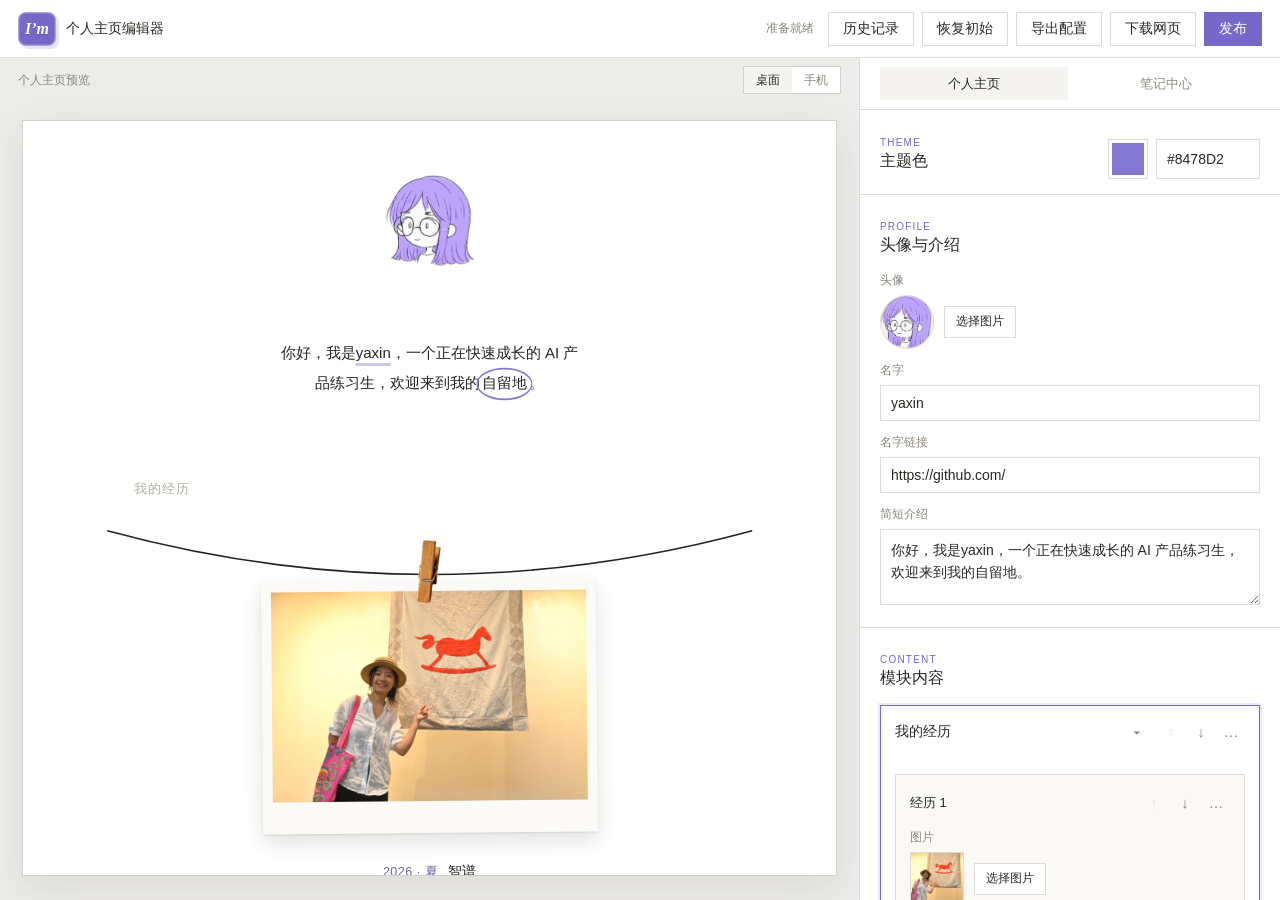
<file: index.html>
<!DOCTYPE html>
<html lang="zh-CN">
<head>
  <meta charset="UTF-8">
  <meta name="viewport" content="width=device-width,initial-scale=1,viewport-fit=cover">
  <title>个人主页编辑器</title>
  <meta name="description" content="上传内容、调整布局，轻松做出属于自己的个人主页。">
  <meta name="theme-color" content="#8478D2">
  <link rel="manifest" href="manifest.json">
  <link rel="stylesheet" href="personal-site-editor.css">
</head>
<body>
  <header class="topbar">
    <div class="brand"><span class="brand-mark" aria-label="I'm">I’m</span><span>个人主页编辑器</span></div>
    <div class="top-actions">
      <span class="save-status" id="saveStatus">准备就绪</span>
      <button class="button ghost history-button" id="historyButton" type="button">历史记录</button>
      <button class="button ghost" id="resetButton" type="button">恢复初始</button>
      <button class="button ghost" id="exportConfigButton" type="button">导出配置</button>
      <button class="button ghost" id="exportHtmlButton" type="button">下载网页</button>
      <button class="button primary" id="publishButton" type="button">发布</button>
    </div>
  </header>

  <main class="workspace">
    <section class="preview-pane" aria-label="网页预览">
      <div class="preview-toolbar">
        <span>实时预览</span>
        <div class="view-switch" role="group" aria-label="预览尺寸">
          <button type="button" class="is-active" data-view="desktop" title="桌面预览">桌面</button>
          <button type="button" data-view="mobile" title="手机预览">手机</button>
        </div>
      </div>
      <div class="preview-stage" id="previewStage">
        <iframe id="sitePreview" title="个人主页实时预览" src="editable-site-preview.html"></iframe>
      </div>
    </section>

    <aside class="editor-pane" aria-label="编辑区">
      <div class="editor-mode-switch" role="tablist" aria-label="编辑内容">
        <button class="is-active" type="button" data-editor-mode="home" role="tab">个人主页</button>
        <button type="button" data-editor-mode="notes" role="tab">笔记中心</button>
      </div>
      <div class="panel-scroll">
        <div id="homeEditorPanels">
          <section class="panel-section">
            <div class="panel-heading theme-heading"><div><span class="eyebrow">THEME</span><h1>主题色</h1></div><div id="themeEditor"></div></div>
          </section>

          <section class="panel-section">
            <div class="panel-heading"><div><span class="eyebrow">PROFILE</span><h1>头像与介绍</h1></div></div>
            <div id="profileEditor"></div>
          </section>

          <section class="panel-section" id="contentSection">
            <div class="panel-heading"><div><span class="eyebrow">CONTENT</span><h2 id="contentHeading">模块内容</h2></div></div>
            <div id="moduleEditor"></div>
          </section>

          <section class="panel-section">
            <div class="panel-heading"><div><span class="eyebrow">FOOTER</span><h2>页脚链接</h2></div></div>
            <div id="footerEditor"></div>
          </section>

          <section class="panel-section">
            <div class="panel-heading"><div><span class="eyebrow">BUTTON</span><h2>底部按钮</h2></div></div>
            <div id="ctaEditor"></div>
          </section>
        </div>

        <div id="notesEditorPanels" hidden>
          <section class="panel-section notes-library-section">
            <div class="panel-heading"><div><span class="eyebrow">NOTES</span><h1>笔记中心</h1></div><button class="button ghost" type="button" data-action="preview-note-center">预览笔记页</button></div>
            <div id="notesLibraryEditor"></div>
          </section>
        </div>
      </div>
      <dialog class="module-picker" id="modulePicker">
        <div class="module-picker-head"><strong>添加模块</strong><button class="icon-button" type="button" data-action="close-module-picker" aria-label="关闭">×</button></div>
        <div class="module-template-list">
          <button type="button" data-action="add-module-template" data-type="experience"><span>我的经历</span><small>经历卡片与轮播</small></button>
          <button type="button" data-action="add-module-template" data-type="products"><span>我的产品</span><small>产品图标、介绍与链接</small></button>
          <button type="button" data-action="add-module-template" data-type="xhs"><span>我的小红书</span><small>图片卡片与横向轮播</small></button>
          <button type="button" data-action="add-module-template" data-type="album"><span>我的摄影</span><small>翻页相册与页面模板</small></button>
          <button type="button" data-action="add-module-template" data-type="notes"><span>我的笔记</span><small>从笔记中心选择主页展示内容</small></button>
        </div>
      </dialog>
    </aside>
  </main>

  <dialog class="module-picker history-dialog" id="historyDialog">
    <div class="module-picker-head"><strong>历史记录</strong><button class="icon-button" id="closeHistoryButton" type="button" aria-label="关闭">×</button></div>
    <div class="history-dialog-body">
      <div class="history-toolbar"><p>版本保存在当前设备，不会上传到网络。</p><button class="button primary" id="saveVersionButton" type="button">保存当前版本</button></div>
      <div class="history-list" id="historyList"></div>
    </div>
  </dialog>

  <dialog class="module-picker publish-dialog" id="publishDialog">
    <div class="module-picker-head"><strong>发布网站</strong><button class="icon-button" id="closePublishButton" type="button" aria-label="关闭">×</button></div>
    <div class="publish-dialog-body">
      <p id="publishMessage">正在保存 index.html…</p>
      <div class="publish-result" id="publishResult" hidden>
        <div class="publish-link-row">
          <input id="publishFilePath" type="text" value="~/Downloads/index.html" readonly aria-label="index.html 文件地址">
          <button class="button ghost" id="copyPublishPathButton" type="button">复制地址</button>
        </div>
      </div>
      <div class="publish-dialog-actions">
        <a class="button primary" href="https://github.com/new" target="_blank" rel="noopener">前往 GitHub</a>
      </div>
    </div>
  </dialog>

  <dialog class="icon-crop-dialog" id="iconCropDialog">
    <div class="module-picker-head"><strong id="iconCropTitle">裁剪图片</strong><button class="icon-button" id="closeIconCropButton" type="button" aria-label="关闭">×</button></div>
    <div class="icon-crop-body">
      <div class="icon-crop-stage" id="iconCropStage"><img id="iconCropImage" alt="待裁剪图片"><div class="icon-crop-box" id="iconCropBox"><span class="icon-crop-handle" aria-hidden="true"></span></div></div>
      <canvas id="iconCropCanvas" width="720" height="720" hidden></canvas>
      <p class="icon-crop-hint" id="iconCropHint">拖动方框选择区域，拖动右下角调整大小</p>
      <div class="icon-crop-actions"><button class="button ghost" id="cancelIconCropButton" type="button">取消</button><button class="button primary" id="confirmIconCropButton" type="button">使用此裁剪</button></div>
    </div>
  </dialog>

  <input id="configImport" type="file" accept="application/json" hidden>
  <script src="personal-site-editor.js"></script>
  <script>if('serviceWorker' in navigator&&location.protocol.indexOf('http')===0){navigator.serviceWorker.register('service-worker.js');}</script>
</body>
</html>
</file>
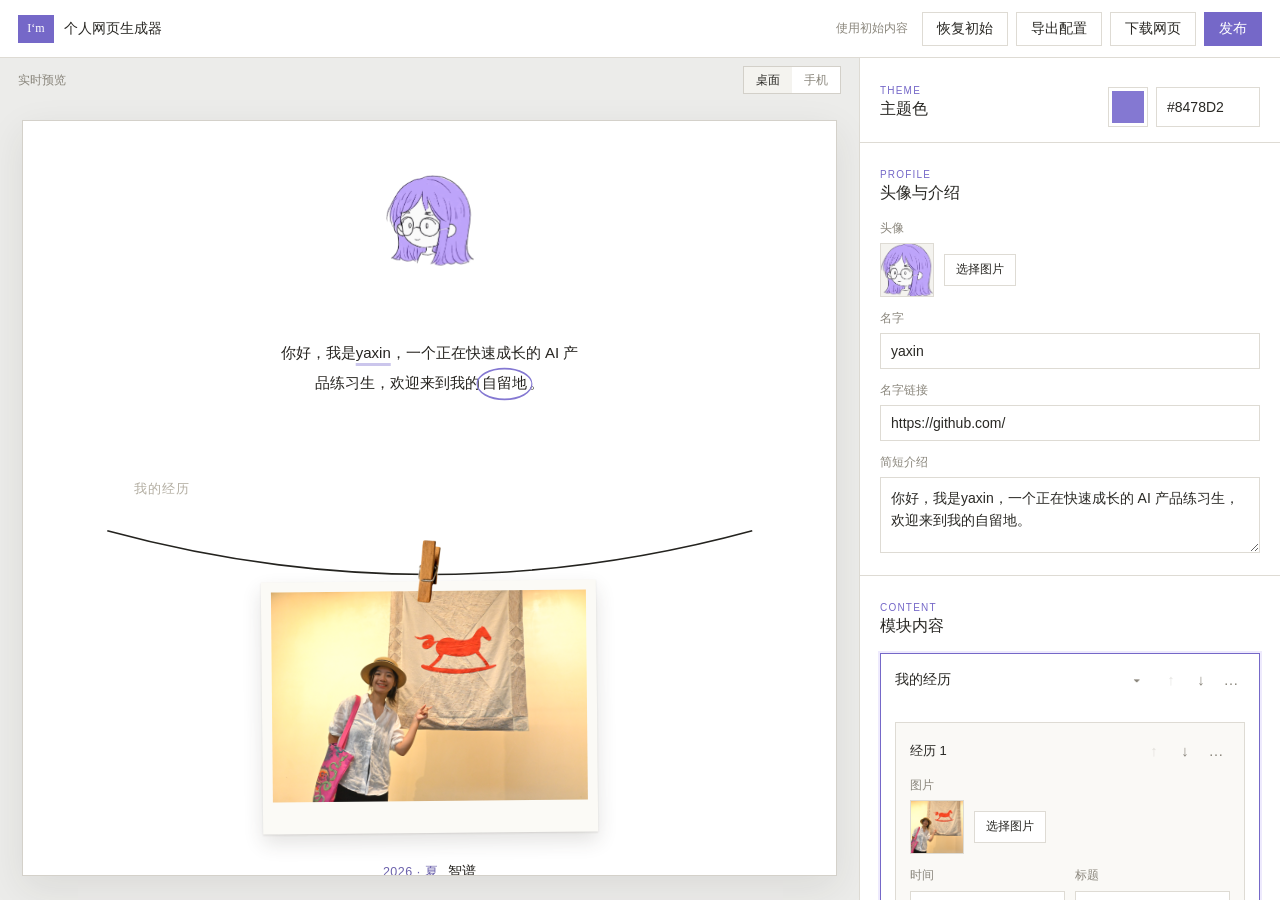
<file: im-page-deploy/index.html>
<!DOCTYPE html>
<html lang="zh-CN">
<head>
  <meta charset="UTF-8">
  <meta name="viewport" content="width=device-width,initial-scale=1">
  <title>个人网页生成器</title>
  <link rel="stylesheet" href="personal-site-editor.css">
</head>
<body>
  <header class="topbar">
    <div class="brand"><span class="brand-mark">I‘m</span><span>个人网页生成器</span></div>
    <div class="top-actions">
      <span class="save-status" id="saveStatus">准备就绪</span>
      <button class="button ghost" id="resetButton" type="button">恢复初始</button>
      <button class="button ghost" id="exportConfigButton" type="button">导出配置</button>
      <button class="button ghost" id="exportHtmlButton" type="button">下载网页</button>
      <button class="button primary" id="publishButton" type="button">发布</button>
    </div>
  </header>

  <main class="workspace">
    <section class="preview-pane" aria-label="网页预览">
      <div class="preview-toolbar">
        <span>实时预览</span>
        <div class="view-switch" role="group" aria-label="预览尺寸">
          <button type="button" class="is-active" data-view="desktop" title="桌面预览">桌面</button>
          <button type="button" data-view="mobile" title="手机预览">手机</button>
        </div>
      </div>
      <div class="preview-stage" id="previewStage">
        <iframe id="sitePreview" title="个人主页实时预览" src="editable-site-preview.html"></iframe>
      </div>
    </section>

    <aside class="editor-pane" aria-label="编辑区">
      <div class="panel-scroll">
        <section class="panel-section">
          <div class="panel-heading theme-heading"><div><span class="eyebrow">THEME</span><h1>主题色</h1></div><div id="themeEditor"></div></div>
        </section>

        <section class="panel-section">
          <div class="panel-heading"><div><span class="eyebrow">PROFILE</span><h1>头像与介绍</h1></div></div>
          <div id="profileEditor"></div>
        </section>

        <section class="panel-section" id="contentSection">
          <div class="panel-heading"><div><span class="eyebrow">CONTENT</span><h2 id="contentHeading">模块内容</h2></div></div>
          <div id="moduleEditor"></div>
        </section>

        <section class="panel-section">
          <div class="panel-heading"><div><span class="eyebrow">FOOTER</span><h2>页脚链接</h2></div></div>
          <div id="footerEditor"></div>
        </section>

        <section class="panel-section">
          <div class="panel-heading"><div><span class="eyebrow">BUTTON</span><h2>底部按钮</h2></div></div>
          <div id="ctaEditor"></div>
        </section>
      </div>
      <dialog class="module-picker" id="modulePicker">
        <div class="module-picker-head"><strong>添加模块</strong><button class="icon-button" type="button" data-action="close-module-picker" aria-label="关闭">×</button></div>
        <div class="module-template-list">
          <button type="button" data-action="add-module-template" data-type="experience"><span>我的经历</span><small>经历卡片与轮播</small></button>
          <button type="button" data-action="add-module-template" data-type="products"><span>我的产品</span><small>产品图标、介绍与链接</small></button>
          <button type="button" data-action="add-module-template" data-type="xhs"><span>我的小红书</span><small>图片卡片与横向轮播</small></button>
          <button type="button" data-action="add-module-template" data-type="album"><span>我的摄影</span><small>翻页相册与页面模板</small></button>
          <button type="button" data-action="add-module-template" data-type="notes"><span>我的笔记</span><small>标题与链接列表</small></button>
        </div>
      </dialog>
    </aside>
  </main>

  <dialog class="module-picker publish-dialog" id="publishDialog">
    <div class="module-picker-head"><strong>发布网站</strong><button class="icon-button" id="closePublishButton" type="button" aria-label="关闭">×</button></div>
    <div class="publish-dialog-body">
      <p id="publishMessage">正在保存 index.html…</p>
      <div class="publish-result" id="publishResult" hidden>
        <div class="publish-link-row">
          <input id="publishFilePath" type="text" value="~/Downloads/index.html" readonly aria-label="index.html 文件地址">
          <button class="button ghost" id="copyPublishPathButton" type="button">复制地址</button>
        </div>
      </div>
      <div class="publish-dialog-actions">
        <a class="button primary" href="https://github.com/new" target="_blank" rel="noopener">前往 GitHub</a>
      </div>
    </div>
  </dialog>

  <input id="configImport" type="file" accept="application/json" hidden>
  <script src="personal-site-editor.js"></script>
</body>
</html>
</file>
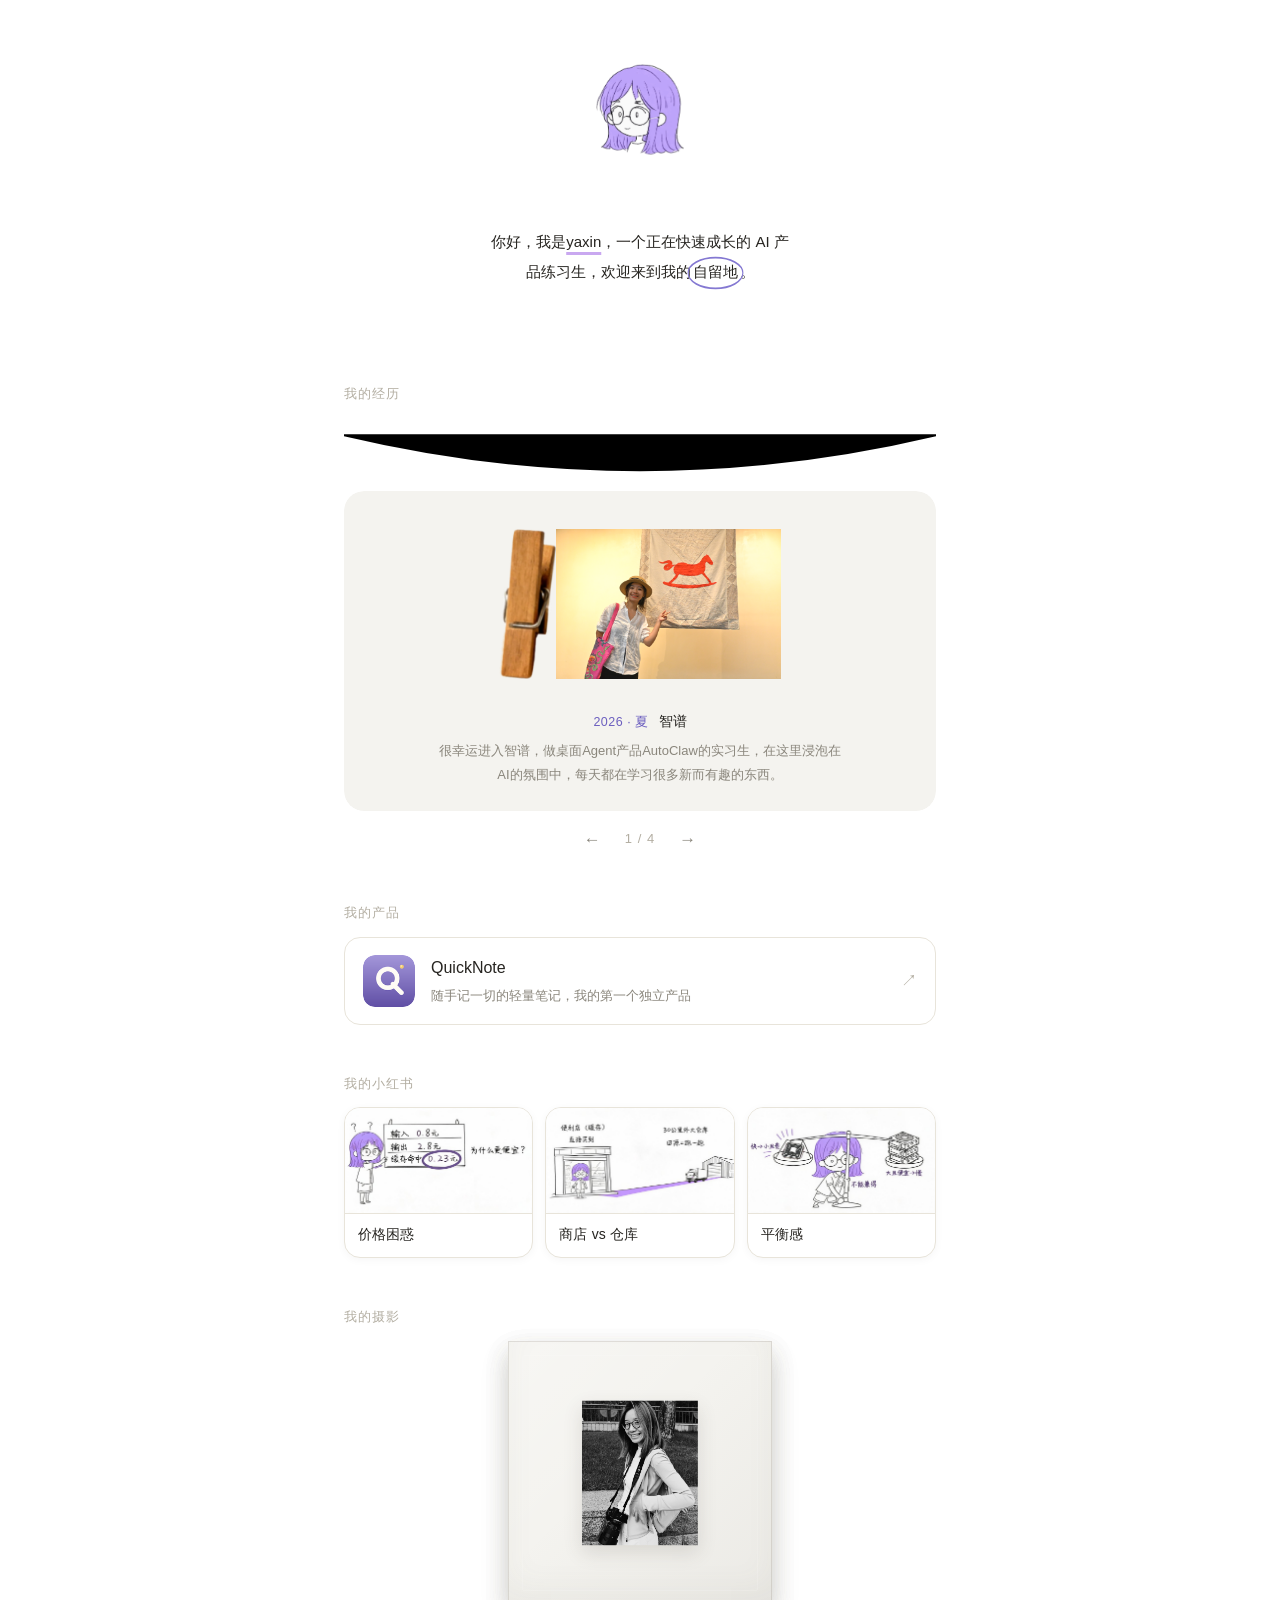
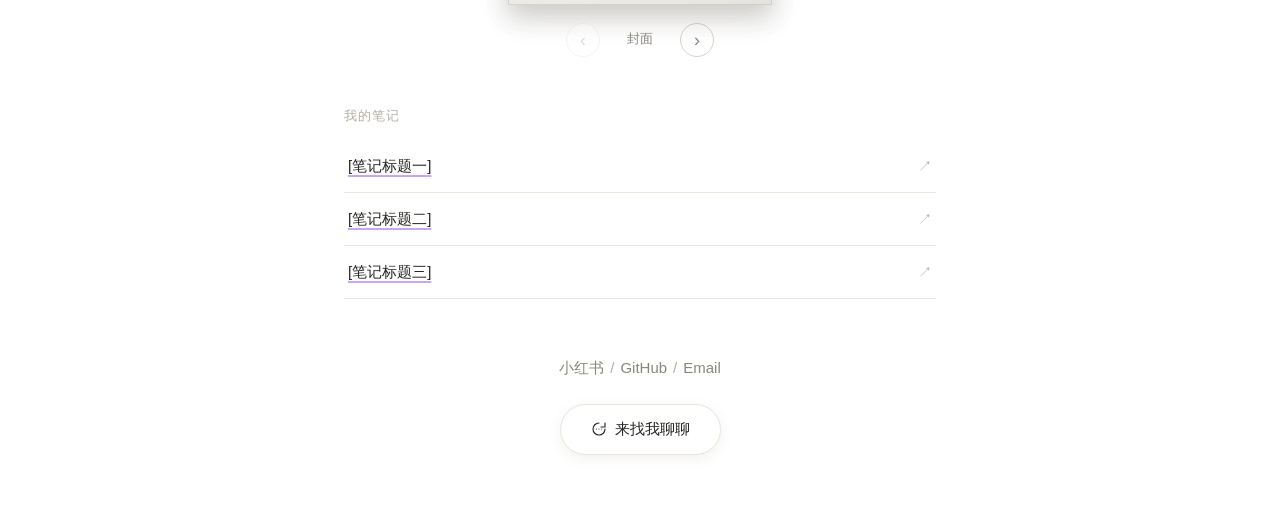
<file: editable-site-preview.html>
<!DOCTYPE html>
<html lang="zh-CN">
<head>
<meta charset="UTF-8">
<meta name="viewport" content="width=device-width, initial-scale=1.0, viewport-fit=cover">
<title>yaxin 的自留地</title>
<meta name="description" content="yaxin，一个正在快速成长的 AI 产品练习生的自留地">
<style>
:root{
  --bg:#FFFFFF;
  --ink:#262420;
  --ink-2:#8A867C;
  --ink-3:#B3AEA2;
  --accent:#8478D2;
  --accent-deep:#6C5FBF;
  --accent-soft:#C9A8F0;
  --berry:#D6456B;
  --card:#FFFFFF;
  --card-warm:#FBFAF6;
  --line:#E8E4DA;
  --radius:20px;
}
*{margin:0;padding:0;box-sizing:border-box;}
b,strong{font-weight:400;}
html{-webkit-text-size-adjust:100%;scroll-behavior:smooth;}
body{
  font-family:"PingFang SC","Hiragino Sans GB","Microsoft YaHei","Noto Sans SC",sans-serif;
  background:var(--bg);
  color:var(--ink);
  line-height:1.75;
  font-size:15.5px;
  overflow-x:hidden;
}
.wrap{max-width:640px;margin:0 auto;padding:64px 24px 56px;}

/* ========== 01 首屏 ========== */
.hero{position:relative;margin-bottom:72px;user-select:none;}
.hero-scene{position:relative;width:100%;display:flex;align-items:flex-end;justify-content:center;}
.hero-scene img{width:13%;min-width:88px;height:auto;object-fit:contain;display:block;transition:transform .3s cubic-bezier(.3,.7,.4,1);will-change:transform;}
@media (prefers-reduced-motion: reduce){
  .hero-scene img{transition:none;transform:none;}
}

/* ========== 02 简介 ========== */
.intro{margin-bottom:80px;text-align:center;}
.intro p{font-size:15px;line-height:30px;font-weight:400;max-width:300px;margin:0 auto;}
.intro .name{
  color:var(--ink);font-weight:400;
  text-decoration:underline;
  text-decoration-color:var(--accent-soft);
  text-decoration-thickness:2.5px;
  text-underline-offset:5px;
  transition:color .25s;
}
.intro .name:hover{color:var(--accent-deep);}
.intro .circled{
  position:relative;display:inline-block;padding:0 2px;
}
.intro .circled svg{
  position:absolute;left:-4px;right:-4px;top:-2px;bottom:-4px;
  width:calc(100% + 8px);height:calc(100% + 6px);
  pointer-events:none;
}
.intro .circled svg ellipse{
  fill:none;stroke:var(--accent);stroke-width:2;
  stroke-dasharray:400;
  stroke-dashoffset:400;
  animation:drawCircle 1.1s ease 1.4s forwards;
}
@keyframes drawCircle{to{stroke-dashoffset:0;}}
@media (prefers-reduced-motion: reduce){
  .intro .circled svg ellipse{animation:none;stroke-dashoffset:0;}
}

/* ========== 通用节标题 ========== */
.sec-head{display:flex;justify-content:space-between;align-items:center;margin-bottom:20px;}
.sec-title{font-size:13px;font-weight:400;color:var(--ink-3);letter-spacing:.08em;}

/* ========== 03 经历轮播 ========== */
.story{margin:96px 0 48px;}
.story-viewport{border-radius:var(--radius);}
.story-window{overflow:hidden;border-radius:var(--radius);}
.story-track{display:flex;transition:transform .5s cubic-bezier(.25,.8,.3,1);}
.story-card{
  flex:0 0 100%;
  background:#F4F3EF;
  border-radius:var(--radius);
  display:flex;flex-direction:column;
  min-width:0;
  overflow:hidden;
  border:none;
  padding:14px;
  gap:6px;
}
.story-card.split{display:grid;grid-template-columns:minmax(0,1fr) minmax(220px,.92fr);align-items:center;}
.story-img{
  height:198px;
  display:flex;align-items:center;justify-content:center;
  color:var(--ink-3);font-size:12.5px;line-height:1.8;text-align:center;
  position:relative;overflow:hidden;
  padding:12px;
  background:transparent;
}
.story-card.split .story-img{height:248px;min-height:0;padding:10px 4px 10px 10px;}
.story-img img{
  max-width:86%;max-height:86%;
  width:auto;height:auto;
  object-fit:contain;display:block;border-radius:0;
}
.story-img.contain img{object-fit:contain;}
.story-info{
  flex:1;display:flex;flex-direction:column;align-items:center;justify-content:center;gap:5px;
  min-width:0;padding:2px 34px 10px;
  text-align:center;
}
.story-card.split .story-info{align-items:flex-start;text-align:left;padding:14px 24px 14px 8px;}
.story-head{display:flex;align-items:baseline;justify-content:center;gap:10px;flex-wrap:wrap;}
.story-card.split .story-head{justify-content:flex-start;}
.story-time{font-size:12.5px;color:var(--accent-deep);letter-spacing:.04em;}
.story-title{font-size:14px;font-weight:400;line-height:1.5;color:var(--ink);}
.story-title.compact{font-size:14px;}
.story-desc{font-size:13px;color:var(--ink-2);line-height:1.85;max-width:31em;}
.story-nav{
  display:flex;justify-content:center;align-items:center;gap:14px;
  margin-top:14px;
}
.story-arrow{
  border:none;background:none;
  color:var(--ink-2);font-size:17px;cursor:pointer;
  padding:6px 10px;line-height:1;
  transition:color .2s;
}
.story-arrow:hover:not(:disabled){color:var(--accent-deep);}
.story-arrow:active:not(:disabled){transform:scale(.94);}
.story-arrow:disabled{opacity:.25;cursor:default;}
.story-arrow:focus-visible{outline:2px solid var(--accent);outline-offset:2px;border-radius:4px;}
.story-count{
  font-size:13px;color:var(--ink-3);
  letter-spacing:.08em;font-variant-numeric:tabular-nums;
}
.story-dots{display:none;}
.story-dot{
  width:7px;height:7px;border-radius:50%;
  border:1px solid var(--ink-3);background:transparent;
  padding:0;cursor:pointer;
  transition:background .2s,border-color .2s,transform .2s;
}
.story-dot[aria-current="true"]{background:var(--accent);border-color:var(--accent);transform:scale(1.08);}
.story-dot:focus-visible{outline:2px solid var(--accent);outline-offset:3px;}

/* ========== 04 我的作品 ========== */
.works{margin-bottom:48px;}
.works-row{
  display:flex;align-items:center;gap:16px;
  padding:16px 18px;
  text-decoration:none;color:inherit;
  border:1px solid var(--line);
  border-radius:16px;
  background:var(--card);
  transition:border-color .2s,box-shadow .2s,transform .2s;
}
.works-row:hover{border-color:var(--accent-soft);box-shadow:0 6px 16px rgba(140,130,110,.10);transform:translateY(-2px);}
.works-row + .works-row{margin-top:12px;}
.works-row:focus-visible{outline:2px solid var(--accent);outline-offset:2px;border-radius:8px;}
.works-icon{
  flex:none;width:52px;height:52px;
  display:flex;align-items:center;justify-content:center;
  border-radius:12px;overflow:hidden;
}
.works-icon img{width:100%;height:100%;object-fit:cover;border-radius:inherit;}
.works-mid{flex:1;min-width:0;}
.works-title{font-size:16px;font-weight:400;display:block;}
.works-desc{font-size:13px;color:var(--ink-2);margin-top:3px;display:block;}
.works-tag{
  flex:none;font-size:12.5px;color:var(--ink-2);
  border:1px solid var(--line);border-radius:999px;padding:3px 12px;
  background:var(--card);
}
.works-row .arrow{
  flex:none;color:var(--ink-3);font-size:16px;
  transition:transform .25s,color .25s;
}
.works-row:hover .arrow{transform:translate(2px,-2px);color:var(--accent-deep);}

/* 小红书三卡：上插画 + 下标题描述 */
.works-group-title{font-size:13px;font-weight:400;color:var(--ink-3);margin:48px 0 12px;letter-spacing:.08em;}
#xhs-title{margin-top:48px !important;}
.xhs-cards{display:grid;grid-template-columns:repeat(3,minmax(0,1fr));gap:12px;}
.xhs-card{
  border-radius:16px;overflow:hidden;position:relative;
  border:1px solid var(--line);background:var(--card);
  text-decoration:none;color:inherit;display:flex;flex-direction:column;
  transition:transform .25s,box-shadow .25s;
  box-shadow:0 2px 8px rgba(0,0,0,.04);
}
.xhs-card:hover{transform:translateY(-2px);border-color:var(--accent-soft);box-shadow:0 8px 18px rgba(140,130,110,.12);}
.xhs-card:focus-visible{outline:2px solid var(--accent);outline-offset:2px;}
.xhs-card img{width:100%;min-width:0;aspect-ratio:760/426;object-fit:cover;display:block;}
.xhs-cap{display:flex;flex-direction:column;gap:3px;padding:11px 13px 12px;border-top:1px solid var(--line);}
.xhs-cap b{font-size:14px;font-weight:400;line-height:1.4;letter-spacing:.01em;}
.xhs-cap i{font-size:11.5px;color:var(--ink-2);font-style:normal;line-height:1.5;}

/* 摄影翻书 */
.photo-book-wrap{margin-top:0;}
.book{
  position:relative;max-width:420px;margin:0 auto;
  perspective:1400px;
}
.book-stage{
  display:flex;aspect-ratio:420/300;
  border-radius:14px;overflow:hidden;
  background:var(--card);border:1px solid var(--line);
  box-shadow:0 14px 30px rgba(140,130,110,.14);
  cursor:pointer;
}
.book-page{flex:1;position:relative;overflow:hidden;}
.book-page img{width:100%;height:100%;object-fit:cover;display:block;}
.book-page .pg-caption{
  position:absolute;left:0;right:0;bottom:0;
  padding:18px 12px 8px;
  background:linear-gradient(transparent,rgba(20,18,15,.55));
  color:#fff;font-size:12px;letter-spacing:.05em;
}
.book-spine{
  position:absolute;left:50%;top:0;bottom:0;width:2px;
  background:rgba(38,36,32,.18);z-index:2;transform:translateX(-50%);
}
.book-fold{
  position:absolute;right:0;top:0;bottom:0;width:50%;
  transform-origin:left center;
  transform-style:preserve-3d;
  transition:transform .65s cubic-bezier(.35,.1,.25,1);
  z-index:3;
}
.book-fold .fold-front{
  position:absolute;inset:0;backface-visibility:hidden;
}
.book-fold .fold-back{
  position:absolute;inset:0;
  transform:rotateY(180deg);
  background:var(--card-warm);border-radius:14px;
  border:1px solid var(--line);
}
.book.folded .book-fold{transform:rotateY(-165deg);}
.book-nav{display:flex;justify-content:center;gap:10px;margin-top:18px;}
.book-btn{
  padding:8px 22px;border-radius:999px;
  border:1px solid var(--line);background:var(--card);
  color:var(--ink-2);font-size:13.5px;cursor:pointer;
  transition:all .2s;
}
.book-btn:hover:not(:disabled){border-color:var(--accent);color:var(--accent-deep);}
.book-btn:active:not(:disabled){transform:scale(.96);}
.book-btn:disabled{opacity:.35;cursor:default;}
.book-btn:focus-visible{outline:2px solid var(--accent);outline-offset:2px;}
.book-count{font-size:12.5px;color:var(--ink-3);align-self:center;letter-spacing:.08em;font-variant-numeric:tabular-nums;}

/* 笔记列表 */
.notes-list{margin-top:12px;}
.note-row{
  display:flex;align-items:baseline;gap:12px;
  padding:13px 4px;
  border-bottom:1px solid var(--line);
  text-decoration:none;color:inherit;
  transition:background .2s;
}
.note-row:hover{background:rgba(251,250,246,.9);}
.note-row:focus-visible{outline:2px solid var(--accent);outline-offset:2px;border-radius:8px;}
.note-title{font-size:15px;font-weight:400;white-space:nowrap;}
.note-title u{
  text-decoration-color:var(--accent-soft);text-decoration-thickness:2px;text-underline-offset:4px;
}
.note-row .arrow{color:var(--ink-3);font-size:14px;transition:color .2s,transform .2s;flex:none;margin-left:auto;}
.note-row:hover .arrow{color:var(--accent-deep);transform:translate(2px,-2px);}

/* ========== 05 页脚 ========== */
.footer{text-align:center;padding-top:8px;}
.footer-links{
  display:flex;justify-content:center;gap:6px;flex-wrap:wrap;
  font-size:15px;font-weight:400;color:var(--ink-2);margin-bottom:22px;
}
.footer-links a{
  color:var(--ink-2);text-decoration:none;
  transition:color .2s;
}
.footer-links a:hover{color:var(--accent-deep);}
.footer-links .sep{color:var(--ink-3);}
.signature{display:none;}
.cta-btn{
  display:inline-flex;align-items:center;gap:8px;
  padding:12px 30px;border-radius:999px;
  background:var(--card);border:1px solid var(--line);
  box-shadow:0 4px 14px rgba(140,130,110,.10);
  color:var(--ink);font-size:14.5px;text-decoration:none;
  transition:transform .2s,box-shadow .2s,border-color .2s;
}
.cta-btn:hover{transform:translateY(-2px);box-shadow:0 8px 20px rgba(140,130,110,.16);border-color:var(--accent-soft);}
.cta-btn:active{transform:scale(.97);}
.cta-btn:focus-visible{outline:2px solid var(--accent);outline-offset:3px;}
.cta-btn svg{width:16px;height:16px;}


/* ========== 响应式 ========== */
@media (max-width:560px){
  .wrap{padding:44px 18px 40px;}
  .hero-scene img{width:20%;}
  .story-card.split{display:flex;}
  .story-card{padding:12px;gap:6px;}
  .story-img{height:180px;padding:6px;}
  .story-card.split .story-img{height:180px;min-height:0;padding:6px;}
  .story-img img{max-width:88%;max-height:88%;}
  .story-info{padding:8px 16px 14px;}
  .story-card.split .story-info{align-items:center;text-align:center;padding:14px 20px 18px;}
  .story-card.split .story-head{justify-content:center;}
  .works-tag{display:none;}
  .xhs-cards{gap:8px;}
  .book-stage{aspect-ratio:1/1;}
  .gallery-body{grid-template-columns:1fr;}
}
.album-scope{
    color-scheme: light;
    --w: clamp(132px, 32vmin, 250px);
    --h: var(--w);
    --flip: .95s;
    --ink:#6F6A60;
    --album-line:#D8D3CA;
    --bd: 1.5px solid var(--album-line);
    --radius: 10px;
  }
  .album-scope *{ box-sizing:border-box; }

  .album-scope .ab-shell{
    display:flex;
    flex-direction:column;
    align-items:center;
    width:100%;
    overflow:visible;
  }
  .album-scope .ab-scene{
    width:calc(var(--w) * 2);
    display:flex;
    justify-content:center;
    perspective: 2400px;
  }

  .ab-book{
    position:relative;
    width: calc(var(--w) * 2);
    height: var(--h);
    transform-style: preserve-3d;
    transition: transform var(--flip) cubic-bezier(.2,.7,.2,1);
    transform: translateX(calc(var(--w) * -0.5));
  }
  .ab-book.ab-open{ transform: translateX(0); }
  .ab-book.ab-end{ transform: translateX(calc(var(--w) * 0.5)); }

  .ab-base{
    position:absolute; top:0; width:var(--w); height:var(--h);
    border-radius:8px; background:#fff; border:var(--bd);
    z-index:0; opacity:0; transition:opacity .3s;
  }
  .ab-book.ab-open .ab-base{ opacity:1; }
  .ab-base.left{ left:0; }
  .ab-base.right{ left:var(--w); }

  .ab-page{
    position:absolute; top:0; left:var(--w);
    width:var(--w); height:var(--h);
    transform-origin:left center;
    transform-style:preserve-3d;
    transition: transform var(--flip) cubic-bezier(.2,.7,.2,1);
    cursor:pointer;
  }
  .ab-page.ab-flipped{ transform: rotateY(-180deg); }

  /* 所有页面（封面/内页/封底）统一的黑框白底 */
  .ab-face{
    position:absolute; inset:0; backface-visibility:hidden;
    overflow:hidden; border:var(--bd);
    border-radius:var(--radius); background:#fff;
  }
  .ab-face.back{ transform: rotateY(180deg); }

  /* ---------- 封面 / 封底：同样的黑框白底 + 居中缩小的人物 ---------- */
  .ab-cover .ab-face, .ab-backcover{
    background:#fff url("[data-uri]") no-repeat center 55% / 48% auto;
  }
  /* 一条和边框同粗的直书脊线 */
  .ab-cover .ab-face::after{
    content:""; position:absolute; top:10px; bottom:10px; left:22px; width:1.5px; z-index:2;
    background:var(--album-line); border-radius:2px;
  }
  .ab-backcover::after{
    content:""; position:absolute; top:10px; bottom:10px; right:22px; width:1.5px; z-index:2;
    background:var(--album-line); border-radius:2px;
  }

  /* ---------- 内页 ---------- */
  .ab-paper{ position:absolute; inset:0; padding:22px 20px 30px; display:flex; flex-direction:column; }
  .ab-slots{ flex:1; display:flex; flex-direction:column; gap:12px; }
  .ab-slot{
    flex:1; border:1.5px dashed var(--album-line); border-radius:10px;
    display:flex; align-items:center; justify-content:center;
    color:var(--ink-2); font-size:12px; letter-spacing:1px; background:#fff;
  }
  .ab-pageno{ position:absolute; bottom:8px; width:100%; left:0; text-align:center; font-size:11px; color:#666; }

  /* ---------- 控制条 ---------- */
  .ab-controls{ display:flex; justify-content:center; align-items:center; gap:14px; margin-top:16px; user-select:none; }
  .ab-btn{
    width:34px; height:34px; border:var(--bd); border-radius:50%; cursor:pointer;
    display:inline-flex; align-items:center; justify-content:center;
    background:#fff; color:var(--ink); font-size:18px; line-height:1;
    transition:transform .15s, background .15s, opacity .15s;
  }
  .ab-btn:hover{ transform:translateY(-2px); background:var(--card-warm); border-color:var(--ink-3); }
  .ab-btn:active{ transform:translateY(0); }
  .ab-btn:disabled{ opacity:.3; cursor:default; transform:none; }
  .ab-counter{ font-size:12.5px; color:var(--ink-2); min-width:52px; text-align:center; }

  /* 最终摄影相册样式 */
  .album-scope{
    --w:clamp(138px,34vmin,264px);
    --h:var(--w);
    --flip:.9s;
    --album-paper:#F8F7F3;
    --album-cover:#F4F3EF;
    --album-line:#D9D4CB;
  }
  .album-scope .ab-scene{perspective:2400px;}
  .album-scope .ab-book{
    width:calc(var(--w) * 2);height:var(--h);
    transform:translateX(calc(var(--w) * -.5));
    transition:transform var(--flip) cubic-bezier(.2,.7,.2,1);
  }
  .album-scope .ab-book.ab-open{transform:translateX(0);}
  .album-scope .ab-book.ab-end{transform:translateX(calc(var(--w) * .5));}
  .album-scope .ab-base{
    border:0;border-radius:0;background:var(--album-paper);
    box-shadow:0 12px 26px rgba(80,74,62,.10);
  }
  .album-scope .ab-page{
    transition:transform var(--flip) cubic-bezier(.2,.7,.2,1);
  }
  .album-scope .ab-face{
    border:0;border-radius:0;background:var(--album-paper);
    box-shadow:inset 0 0 0 1px rgba(126,120,110,.16),0 10px 24px rgba(80,74,62,.10);
  }
  .album-scope .ab-cover .ab-face.front,
  .album-scope .ab-backcover{
    background:
      linear-gradient(135deg,rgba(255,255,255,.30),transparent 42%,rgba(118,112,102,.07)),
      radial-gradient(circle at 50% 46%,rgba(255,255,255,.24),transparent 38%),
      var(--album-cover);
    box-shadow:inset 0 0 0 1px rgba(120,114,102,.18),inset 0 -18px 30px rgba(100,94,84,.05),0 14px 28px rgba(80,74,62,.12);
  }
  .album-scope .ab-cover .ab-face.front::after,
  .album-scope .ab-backcover::after{
    content:"";position:absolute;inset:14px;width:auto;height:auto;
    border:1px solid rgba(255,255,255,.28);background:none;opacity:.55;pointer-events:none;
  }
  .album-scope .ab-cover .ab-face.back::after{content:none;}
  .ab-cover-photo{
    position:absolute;left:50%;top:50%;width:44%;aspect-ratio:4/5;
    transform:translate(-50%,-50%);overflow:hidden;
    box-shadow:0 8px 18px rgba(70,64,54,.14);
  }
  .ab-cover-photo img{width:100%;height:100%;object-fit:cover;display:block;}
  .ab-paper{padding:20px;display:grid;place-items:center;}
  .ab-layout{width:100%;height:100%;position:relative;}
  .ab-photo{min-width:0;min-height:0;display:grid;place-items:center;}
  .ab-photo img{max-width:100%;max-height:100%;object-fit:contain;display:block;}
  .ab-layout-quiet{display:grid;place-items:center;}
  .ab-layout-quiet .ab-photo{width:78%;height:58%;}
  .ab-layout-tall{display:grid;place-items:center;}
  .ab-layout-tall .ab-photo{width:66%;height:88%;transform:translateY(-10px);}
  .ab-layout-wide{display:grid;place-items:center;}
  .ab-layout-wide .ab-photo{width:86%;height:54%;}
  .ab-layout-pair{
    display:grid;grid-template-rows:1fr 1fr;gap:6px;align-content:center;
    padding:0 0 22px;transform:translateY(-8px);
  }
  .ab-layout-pair .ab-photo:first-child{width:76%;height:100%;justify-self:center;}
  .ab-layout-pair .ab-photo:last-child{width:62%;height:100%;justify-self:center;transform:translateY(-8px);}
  .ab-layout-pair .ab-photo img{max-height:100%;object-fit:contain;filter:saturate(.96);}
  .album-scope .ab-controls{gap:14px;margin-top:18px;}
  .album-scope .ab-btn{
    width:34px;height:34px;border:1px solid var(--album-line);border-radius:50%;
    background:#fff;color:var(--ink-2);font-size:18px;
  }
  .album-scope .ab-btn:hover:not(:disabled){background:var(--card-warm);color:var(--accent);transform:none;}
  .album-scope .ab-btn:disabled{opacity:.28;}
  @media (max-width:560px){
    .album-scope{--w:clamp(132px,40vw,198px);}
    .album-scope .ab-paper{padding:14px;}
    .album-scope .ab-cover-photo{width:60%;}
    .album-scope .ab-layout-quiet .ab-photo{width:82%;height:58%;}
    .album-scope .ab-layout-tall .ab-photo{width:70%;height:88%;}
    .album-scope .ab-layout-wide .ab-photo{width:88%;height:54%;}
  }

</style>
<style id="editablePreviewStyles">
html{width:100%;max-width:100%;overflow-x:hidden;-webkit-text-size-adjust:100%!important;text-size-adjust:100%!important;}
body.editor-preview-mode{width:100%;max-width:100%;min-height:100vh;overflow-x:hidden;-webkit-text-size-adjust:100%!important;text-size-adjust:100%!important;}
.editor-preview-mode .wrap{padding-top:54px;}
.site-module{margin:0 0 48px;}
.site-module.story{margin-top:70px;}
.site-module.works{margin-bottom:48px;}
.site-module .works-group-title{margin-top:0!important;}
.site-module[data-module-type="products"] .works-row + .works-row{margin-top:12px;}
.site-module[data-module-type="products"] .works-icon{border-radius:12px;overflow:hidden;}
.site-module[data-module-type="products"] .works-icon img{width:100%;height:100%;object-fit:cover;border-radius:inherit;}
.site-module[data-module-type="album"] .works-group-title{margin-bottom:18px;}
.site-module[data-module-type="experience"] .sec-head{margin-bottom:20px;}
.site-module.is-hidden{display:none!important;}
.empty-state{padding:30px 18px;text-align:center;color:var(--ink-3);font-size:13px;border:1px dashed var(--line);}
.editor-preview-mode .story-viewport{position:relative;border-radius:0;}
.editor-preview-mode .story-line{position:absolute;z-index:0;left:-3%;top:0;width:106%;height:68px;overflow:visible;pointer-events:none;}
.editor-preview-mode .story-line path{fill:none;stroke:#24231f;stroke-width:1.6;vector-effect:non-scaling-stroke;}
.editor-preview-mode .story-window{position:relative;z-index:1;overflow:hidden;border-radius:0;}
.editor-preview-mode .story-card{min-height:360px;background:transparent;border-radius:0;display:flex;flex-direction:column;align-items:center;overflow:visible;padding:70px 34px 30px;gap:18px;position:relative;}
.editor-preview-mode .story-card.portrait{display:grid;grid-template-columns:minmax(190px,.78fr) minmax(230px,1.08fr);align-items:center;gap:42px;padding-left:54px;padding-right:54px;}
.editor-preview-mode .story-card.portrait.reverse{grid-template-columns:minmax(230px,1.08fr) minmax(190px,.78fr);}
.editor-preview-mode .story-img{width:min(64%,390px);height:auto;display:flex;align-items:center;justify-content:center;position:relative;z-index:1;padding:10px 10px 32px;background:#fbfaf6;box-shadow:0 9px 20px rgba(55,49,40,.14),0 1px 2px rgba(55,49,40,.12);transform:rotate(-.55deg);overflow:visible;}
.editor-preview-mode .story-card:nth-child(even) .story-img{transform:rotate(.55deg);}
.editor-preview-mode .story-photo{width:100%;height:auto;object-fit:contain;display:block;border-radius:0;max-width:none;max-height:none;}
.editor-preview-mode .story-clip{position:absolute;z-index:4;left:50%;top:-51px;width:24px;height:auto;max-width:none;max-height:none;transform:translateX(-50%) rotate(1deg);pointer-events:none;}
.editor-preview-mode .story-card:nth-child(even) .story-clip{transform:translateX(-50%) rotate(-1deg);}
.editor-preview-mode .story-card.landscape .story-img{top:-10px;}
.editor-preview-mode .story-card.landscape .story-clip{top:-41px;}
.editor-preview-mode .story-card.portrait .story-clip{top:-42px;}
.editor-preview-mode .story-card.portrait .story-img{width:min(100%,230px);justify-self:center;padding:9px 9px 34px;top:-43px;}
.editor-preview-mode .story-card.portrait .story-photo{aspect-ratio:3/4;object-fit:cover;}
.editor-preview-mode .story-card.portrait.reverse .story-img{order:2;}
.editor-preview-mode .story-info{align-items:center;text-align:center;padding:0 34px;}
.editor-preview-mode .story-card.portrait .story-info{align-items:flex-start;text-align:left;padding:8px 0;position:relative;top:-18px;}
.editor-preview-mode .story-card.portrait.reverse .story-info{order:1;align-items:flex-end;text-align:right;}
.editor-preview-mode .story-card.portrait .story-head{justify-content:flex-start;}
.editor-preview-mode .story-card.portrait.reverse .story-head{justify-content:flex-end;}
.editor-preview-mode .story-nav{position:absolute;z-index:6;left:-12px;right:-12px;top:210px;display:flex;justify-content:space-between;align-items:center;margin:0;pointer-events:none;}
.editor-preview-mode .story-arrow{opacity:0;pointer-events:none;transition:color .2s,background .2s,opacity .2s;}
.editor-preview-mode .story-viewport:hover .story-arrow,.editor-preview-mode .story-viewport:focus-within .story-arrow{opacity:1;pointer-events:auto;}
.editor-preview-mode .story-count{display:none;}
.editor-preview-mode .ab-cover-photo{width:30%;}
.editor-preview-mode .xhs-cards{grid-template-columns:repeat(3,minmax(0,1fr));}
.editor-preview-mode .story-arrow,.xhs-arrow{width:34px;height:34px;padding:0;border:1px solid #D9D4CB;border-radius:50%;background:#fff;color:var(--ink-2);font-size:18px;line-height:1;display:inline-flex;align-items:center;justify-content:center;cursor:pointer;box-shadow:none;}
.editor-preview-mode .story-arrow:hover:not(:disabled),.xhs-arrow:hover{background:var(--card-warm);color:var(--accent);border-color:#D9D4CB;}
.xhs-carousel{position:relative;display:block;width:100%;}
.xhs-window{width:100%;overflow:hidden;padding:4px 0 12px;margin:-4px 0 -12px;}
.xhs-track{display:grid;grid-auto-flow:column;grid-auto-columns:calc((100% - 24px)/3);column-gap:12px;transition:transform .38s cubic-bezier(.25,.8,.3,1);}
.xhs-arrow{position:absolute;z-index:3;top:50%;transform:translateY(-50%);}
.xhs-prev{left:-46px;}
.xhs-next{right:-46px;}
.xhs-arrow[hidden]{display:inline-flex!important;visibility:hidden;pointer-events:none;}
.editor-preview-mode .footer{padding-top:8px;}
.editor-preview-mode .note-row{align-items:center;padding:17px 4px;text-decoration:none;}
.editor-preview-mode .note-copy{display:flex;flex:1;min-width:0;flex-direction:column;gap:4px;}
.editor-preview-mode .note-title{font-size:15px;font-weight:600;color:var(--ink);text-decoration:underline;text-decoration-color:var(--accent-soft);text-decoration-thickness:2px;text-underline-offset:4px;}
.editor-preview-mode .note-list-meta{font-size:11px;color:var(--accent);}
.editor-preview-mode .note-list-summary{font-size:12px;line-height:1.55;color:var(--ink-3);white-space:normal;overflow-wrap:anywhere;}
.editor-preview-mode .note-row .arrow{flex:0 0 auto;margin-left:18px;color:var(--accent);}
.notes-center-mode{background:#fff;}
.notes-center-mode .wrap{width:min(1040px,calc(100% - 56px));max-width:none;padding:36px 0 72px;}
.notes-center{min-height:calc(100vh - 108px);}
.notes-topbar{height:52px;display:grid;grid-template-columns:1fr auto 1fr;align-items:center;border-bottom:1px solid #eceae5;}
.notes-topbar strong{font-size:14px;font-weight:600;letter-spacing:0;}
.notes-back{justify-self:start;border:0;background:transparent;color:var(--ink-2);font:inherit;font-size:13px;padding:8px 0;display:inline-flex;align-items:center;gap:7px;cursor:pointer;}
.notes-back:hover{color:var(--accent);}
.notes-layout{display:grid;grid-template-columns:220px minmax(0,680px);gap:70px;align-items:start;padding-top:44px;justify-content:center;}
.notes-sidebar{position:sticky;top:24px;min-width:0;}
.notes-category+.notes-category{margin-top:30px;}
.notes-category>p{margin:0 0 8px;padding:0 10px;color:var(--ink-3);font-size:11px;}
.notes-nav-item{width:100%;border:0;background:transparent;padding:9px 10px;text-align:left;display:flex;flex-direction:column;gap:3px;color:var(--ink-2);font:inherit;cursor:pointer;border-left:2px solid transparent;}
.notes-nav-item span{font-size:13px;line-height:1.45;overflow-wrap:anywhere;}
.notes-nav-item time{font-size:10px;color:var(--ink-3);}
.notes-nav-item:hover{color:var(--accent);}
.notes-nav-item.is-active{color:var(--accent);border-left-color:var(--accent);background:color-mix(in srgb,var(--accent) 7%,white);}
.notes-article{min-width:0;max-width:680px;}
.notes-meta{color:var(--accent);font-size:12px;margin-bottom:12px;}
.notes-article>h1{margin:0;color:var(--ink);font-size:32px;line-height:1.25;font-weight:650;letter-spacing:0;overflow-wrap:anywhere;}
.notes-summary{margin:16px 0 34px;color:var(--ink-3);font-size:14px;line-height:1.75;padding-bottom:28px;border-bottom:1px solid #eceae5;}
.notes-article>h1+.markdown-body{margin-top:32px;padding-top:28px;border-top:1px solid #eceae5;}
.markdown-body{color:var(--ink-2);font-size:15px;line-height:1.9;overflow-wrap:anywhere;}
.markdown-body h1,.markdown-body h2,.markdown-body h3,.markdown-body h4{color:var(--ink);font-weight:650;letter-spacing:0;margin:1.8em 0 .65em;line-height:1.4;}
.markdown-body h1{font-size:24px}.markdown-body h2{font-size:20px}.markdown-body h3{font-size:17px}.markdown-body h4{font-size:15px}
.markdown-body p{margin:0 0 1.25em;}
.markdown-body ul,.markdown-body ol{padding-left:1.4em;margin:0 0 1.25em;}
.markdown-body blockquote{margin:1.4em 0;padding:2px 0 2px 16px;border-left:2px solid var(--accent);color:var(--ink-3);}
.markdown-body code{font-family:ui-monospace,SFMono-Regular,Menlo,monospace;font-size:.88em;background:#f4f3f0;padding:2px 5px;border-radius:3px;}
.markdown-body pre{margin:1.5em 0;padding:16px;background:#f4f3f0;overflow:auto;}
.markdown-body pre code{padding:0;background:transparent;}
.markdown-body a{color:var(--accent);text-underline-offset:3px;}
.notes-directory-toggle{display:none;}
@media(max-width:560px){
  .editor-preview-mode .wrap{width:100%;max-width:100%;padding:38px max(18px,env(safe-area-inset-right)) 40px max(18px,env(safe-area-inset-left));overflow:hidden;}
  .editor-preview-mode .site-module,.editor-preview-mode .story-viewport,.editor-preview-mode .story-window,.editor-preview-mode .works-row,.editor-preview-mode .notes-list,.editor-preview-mode .footer{width:100%;max-width:100%;min-width:0;}
  .site-module.story{margin-top:54px;}
  .editor-preview-mode .xhs-cards{grid-template-columns:repeat(2,minmax(0,1fr));}
  .xhs-track{max-width:100%;grid-auto-columns:calc((100% - 8px)/2);column-gap:8px;}
  .xhs-carousel{width:100%;max-width:100%;min-width:0;}
  .xhs-window{min-width:0;max-width:100%;}
  .xhs-arrow{width:30px;height:30px;}
  .xhs-prev{left:-16px;}
  .xhs-next{right:-16px;}
  .editor-preview-mode .ab-cover-photo{width:40%;}
  .editor-preview-mode .story-card,.editor-preview-mode .story-card.portrait,.editor-preview-mode .story-card.portrait.reverse{display:flex;min-height:350px;padding:64px 18px 24px;gap:18px;}
  .editor-preview-mode .story-line{top:0;height:58px;}
  .editor-preview-mode .story-img,.editor-preview-mode .story-card.portrait .story-img{width:min(72%,250px);padding:8px 8px 27px;order:1;}
  .editor-preview-mode .story-card.landscape .story-img{top:0;}
  .editor-preview-mode .story-card.portrait .story-img{width:min(54%,180px);padding-bottom:29px;top:-10px;}
  .editor-preview-mode .story-clip{top:-42px;width:22px;}
  .editor-preview-mode .story-card.landscape .story-clip{top:-42px;}
  .editor-preview-mode .story-card.portrait .story-clip{top:-32px;}
  .editor-preview-mode .story-nav{left:2px;right:2px;top:172px;}
  .editor-preview-mode .story-arrow{opacity:1;pointer-events:auto;}
  .editor-preview-mode .story-info,.editor-preview-mode .story-card.portrait .story-info,.editor-preview-mode .story-card.portrait.reverse .story-info{order:2;align-items:center;text-align:center;padding:0 8px;}
  .editor-preview-mode .story-card.portrait .story-info{top:-14px;}
  .editor-preview-mode .story-card.portrait .story-head,.editor-preview-mode .story-card.portrait.reverse .story-head{justify-content:center;}
  .editor-preview-mode .story-track{width:100%;max-width:100%;}
  .editor-preview-mode .story-card{flex:0 0 100%;width:100%;max-width:100%;min-width:0;}
  .editor-preview-mode .story-photo{width:100%;max-width:100%;}
  .editor-preview-mode .works-row{gap:12px;padding:14px;}
  .editor-preview-mode .works-mid{min-width:0;}
  .editor-preview-mode .works-title,.editor-preview-mode .works-desc,.editor-preview-mode .note-title{white-space:normal;overflow-wrap:anywhere;word-break:break-word;}
  .editor-preview-mode .album-scope{--w:min(40vw,164px);}
  .editor-preview-mode .album-scope .ab-shell,.editor-preview-mode .album-scope .ab-scene{max-width:100%;}
  .editor-preview-mode .footer-links{max-width:100%;padding:0 4px;}
  .notes-center-mode .wrap{width:100%;max-width:100%;padding:18px 18px 52px;overflow:visible;}
  .notes-center{min-height:calc(100vh - 70px);}
  .notes-topbar{height:48px;}
  .notes-topbar strong{font-size:13px;}
  .notes-back span{display:none;}
  .notes-directory-toggle{width:100%;height:44px;margin:20px 0 0;padding:0 12px;border:1px solid #e5e2dc;background:#fff;display:grid;grid-template-columns:auto 1fr auto;gap:12px;align-items:center;text-align:left;color:var(--ink-2);font:inherit;font-size:12px;}
  .notes-directory-label{min-width:0;overflow:hidden;text-overflow:ellipsis;white-space:nowrap;color:var(--ink);}
  .notes-layout{display:block;padding-top:28px;}
  .notes-sidebar{display:none;position:static;margin-top:-18px;margin-bottom:28px;padding:8px 0 14px;border:1px solid #e5e2dc;border-top:0;background:#fff;}
  .notes-sidebar.is-open{display:block;}
  .notes-category+.notes-category{margin-top:16px;}
  .notes-category>p{padding:0 12px;}
  .notes-nav-item{padding:9px 12px;border-left:0;}
  .notes-nav-item.is-active{border-left:0;}
  .notes-article>h1{font-size:26px;}
  .notes-summary{margin-bottom:28px;padding-bottom:22px;}
  .markdown-body{font-size:14px;line-height:1.85;}
}
</style>
</head>
<body>
<div class="wrap">

  <!-- ========== 01 首屏：练习生趴在桌上 ========== -->
  <header class="hero" id="hero">
    <div class="hero-scene" id="heroScene">
      <img id="heroArt" src="yaxin-assets/avatar-final.png" alt="yaxin 的手绘头像：紫发圆框眼镜的女孩" draggable="false">
    </div>
  </header>

  <!-- ========== 02 简介 ========== -->
  <section class="intro">
    <p>你好，我是<a class="name" href="https://github.com/" target="_blank" rel="noopener">yaxin</a>，一个正在快速成长的 AI 产品练习生，欢迎来到我的<span class="circled">自留地<svg viewBox="0 0 100 40" preserveAspectRatio="none" aria-hidden="true"><ellipse cx="50" cy="20" rx="48" ry="17"/></svg></span>。</p>
  </section>

  <!-- ========== 03 我的经历 ========== -->
  <section class="story" aria-label="我的经历">
    <div class="sec-head">
      <h2 class="sec-title">我的经历</h2>
    </div>
    <div class="story-viewport">
      <svg class="story-line" viewBox="0 0 720 70" preserveAspectRatio="none" aria-hidden="true"><path d="M -10 10 Q 360 100 730 10"></path></svg>
      <div class="story-window">
        <div class="story-track" id="storyTrack">
        <div class="story-card landscape">
          <div class="story-img contain"><img class="story-clip" src="story-assets/wood-clip-final.png" alt="" aria-hidden="true"><img class="story-photo" src="story-assets/story-1.jpg" alt="在布艺红色小马前的留影"></div>
          <div class="story-info">
            <div class="story-head"><span class="story-time">2026 · 夏</span><span class="story-title compact">智谱</span></div>
            <div class="story-desc">很幸运进入智谱，做桌面Agent产品AutoClaw的实习生，在这里浸泡在AI的氛围中，每天都在学习很多新而有趣的东西。</div>
          </div>
        </div>
        <div class="story-card landscape">
          <div class="story-img"><img class="story-clip" src="story-assets/wood-clip-final.png" alt="" aria-hidden="true"><img class="story-photo" src="story-assets/story-2.jpg" alt="在网易标识前合影"></div>
          <div class="story-info">
            <div class="story-head"><span class="story-time">2026 · 春</span><span class="story-title">网易</span></div>
            <div class="story-desc">网易是我接触AI产品的开端，让我开始看到这个神秘又神奇的领域，思考AI满足用户需求的可能性。</div>
          </div>
        </div>
        <div class="story-card portrait">
          <div class="story-img contain"><img class="story-clip" src="story-assets/wood-clip-final.png" alt="" aria-hidden="true"><img class="story-photo" src="story-assets/story-3.jpg" alt="乐信圣文办公室入口"></div>
          <div class="story-info">
            <div class="story-head"><span class="story-time">2025 · 秋冬</span><span class="story-title">乐信圣文</span></div>
            <div class="story-desc">我做产品的起点，这里有很好的mentor、很成熟的团队、很规范且高效的业务流程，是我会怀念的地方。</div>
          </div>
        </div>
        <div class="story-card portrait reverse">
          <div class="story-img contain"><img class="story-clip" src="story-assets/wood-clip-final.png" alt="" aria-hidden="true"><img class="story-photo" src="story-assets/story-4.jpg" alt="四姑娘山山谷草地上的留影"></div>
          <div class="story-info">
            <div class="story-head"><span class="story-time">2024 · 夏</span><span class="story-title compact">四姑娘山</span></div>
            <div class="story-desc">毕业后在四姑娘山下做了一个月义工，是我生命中美好、充满生机的夏天。</div>
          </div>
        </div>
        </div>
      </div>
      <div class="story-nav">
        <button class="story-arrow prev" data-dir="-1" aria-label="上一张经历">←</button>
        <div class="story-dots" id="storyDots" aria-label="经历切换"></div>
        <span class="story-count" id="storyCount">1 / 4</span>
        <button class="story-arrow next" data-dir="1" aria-label="下一张经历">→</button>
      </div>
    </div>
  </section>

  <!-- ========== 04 我的作品 ========== -->
  <section class="works" aria-label="我的作品">
    <!-- QuickNote 产品行 -->
    <p class="works-group-title">我的产品</p>
    <a class="works-row" href="https://github.com/" target="_blank" rel="noopener">
      <span class="works-icon"><img src="yaxin-assets/quicknote-icon-final.png" alt="QuickNote 图标"></span>
      <span class="works-mid">
        <span class="works-title">QuickNote</span>
        <span class="works-desc">随手记一切的轻量笔记，我的第一个独立产品</span>
      </span>
      <span class="arrow" aria-hidden="true">↗</span>
    </a>

    <!-- 我的小红书 -->
    <p class="works-group-title" id="xhs-title">我的小红书</p>
    <div class="xhs-cards">
      <a class="xhs-card" href="https://www.xiaohongshu.com/" target="_blank" rel="noopener">
        <img src="yaxin-assets/xhs-card-1.jpg" alt="插画：价格困惑，把抽象判断画成可讨论的画面">
        <span class="xhs-cap"><b>价格困惑</b></span>
      </a>
      <a class="xhs-card" href="https://www.xiaohongshu.com/" target="_blank" rel="noopener">
        <img src="yaxin-assets/xhs-card-2.jpg" alt="插画：商店 vs 仓库，用生活化隐喻解释缓存与回源">
        <span class="xhs-cap"><b>商店 vs 仓库</b></span>
      </a>
      <a class="xhs-card" href="https://www.xiaohongshu.com/" target="_blank" rel="noopener">
        <img src="yaxin-assets/xhs-card-3.jpg" alt="插画：平衡感，在效率表达与体验之间找中间点">
        <span class="xhs-cap"><b>平衡感</b></span>
      </a>
    </div>

    

    <div class="photo-book-wrap album-scope">
      <p class="works-group-title">我的摄影</p>

  <div class="ab-shell">
    <div class="ab-scene">
      <div class="ab-book" id="ab-book">
        <div class="ab-base left"></div>
        <div class="ab-base right"></div>

        <div class="ab-page ab-cover" data-leaf="0">
          <div class="ab-face front">
            <div class="ab-cover-photo"><img src="album-preview-assets/cover-photo.jpg" alt="相册封面照片"></div>
          </div>
          <div class="ab-face back">
            <div class="ab-paper">
              <div class="ab-layout ab-layout-quiet">
                <div class="ab-photo"><img src="album-preview-assets/photo-1.jpg" alt="芦苇与飞鸟"></div>
              </div>
            </div>
          </div>
        </div>

        <div class="ab-page" data-leaf="1">
          <div class="ab-face front">
            <div class="ab-paper">
              <div class="ab-layout ab-layout-tall">
                <div class="ab-photo"><img src="album-preview-assets/photo-5.jpg" alt="雨天车窗与街边照片"></div>
              </div>
            </div>
          </div>
          <div class="ab-face back">
            <div class="ab-paper">
              <div class="ab-layout ab-layout-wide">
                <div class="ab-photo"><img src="album-preview-assets/photo-2.jpg" alt="山路、牦牛和远山"></div>
              </div>
            </div>
          </div>
        </div>

        <div class="ab-page" data-leaf="2">
          <div class="ab-face front">
            <div class="ab-paper">
              <div class="ab-layout ab-layout-pair">
                <div class="ab-photo"><img src="album-preview-assets/photo-4.jpg" alt="墙面光影"></div>
                <div class="ab-photo"><img src="album-preview-assets/photo-3.jpg" alt="草地上骑马的人"></div>
              </div>
            </div>
          </div>
          <div class="ab-face back ab-backcover"></div>
        </div>
      </div>
    </div>

  <div class="ab-controls">
    <button class="ab-btn" id="ab-prev" type="button" title="上一页" aria-label="上一页">‹</button>
    <div class="ab-counter" id="ab-counter">封面</div>
    <button class="ab-btn" id="ab-next" type="button" title="下一页" aria-label="下一页">›</button>
  </div>

    </div>
    </div>

    
    <div class="photo-book-wrap">
      <p class="works-group-title">我的笔记</p>
      <div class="notes-list">
        <a class="note-row" href="#" target="_blank" rel="noopener">
          <span class="note-title"><u>[笔记标题一]</u></span>
          <span class="arrow" aria-hidden="true">↗</span>
        </a>
        <a class="note-row" href="#" target="_blank" rel="noopener">
          <span class="note-title"><u>[笔记标题二]</u></span>
          <span class="arrow" aria-hidden="true">↗</span>
        </a>
        <a class="note-row" href="#" target="_blank" rel="noopener">
          <span class="note-title"><u>[笔记标题三]</u></span>
          <span class="arrow" aria-hidden="true">↗</span>
        </a>
      </div>
    </div>
  </section>

  <!-- ========== 05 页脚 ========== -->
  <footer class="footer">
    <div class="footer-links">
      <a href="https://www.xiaohongshu.com/" target="_blank" rel="noopener">小红书</a>
      <span class="sep">/</span>
      <a href="https://github.com/" target="_blank" rel="noopener">GitHub</a>
      <span class="sep">/</span>
      <a href="mailto:hello@example.com">Email</a>
    </div>
    <a class="cta-btn" href="mailto:hello@example.com">
      <svg viewBox="0 0 24 24" fill="none" stroke="currentColor" stroke-width="1.7" stroke-linecap="round" stroke-linejoin="round" aria-hidden="true"><path d="M21 12a9 9 0 1 1-9-9"/><path d="M21 3v6h-6"/><path d="M8 12h.01"/><path d="M12 12h.01"/><path d="M16 12h.01"/></svg>
      来找我聊聊
    </a>
  </footer>

</div>

<script>
/* ========== 首屏：练习生看向鼠标（整图微视差） ========== */
(function(){
  var art = document.getElementById('heroArt');
  var scene = document.getElementById('heroScene');
  var reduce = window.matchMedia('(prefers-reduced-motion: reduce)').matches;
  var rafId = null, tx = 0, ty = 0;

  /* 瞳孔中心在头像中的比例位置（avatar-final 466x481，面部略偏中上） */
  var EYE_X = 0.5, EYE_Y = 0.42;

  function onMove(e){
    if (reduce) return;
    var rect = scene.getBoundingClientRect();
    var cx = rect.left + rect.width * EYE_X;
    var cy = rect.top + rect.height * EYE_Y;
    var dx = e.clientX - cx, dy = e.clientY - cy;
    var dist = Math.hypot(dx, dy);
    var radius = Math.max(rect.width, 420) * 0.65;
    if (dist < radius){
      /* 她的眼睛看向光标：插画朝光标方向轻轻偏移，像转头注目 */
      var k = 1 - dist / radius;
      tx = Math.max(-1, Math.min(1, dx / 320)) * 4 * k;
      ty = Math.max(-1, Math.min(1, dy / 320)) * 3 * k;
    } else {
      tx = 0; ty = 0;
    }
    if (!rafId) rafId = requestAnimationFrame(apply);
  }
  function apply(){
    rafId = null;
    var x0 = parseFloat(art.dataset.tx || 0);
    var y0 = parseFloat(art.dataset.ty || 0);
    var nx = x0 + (tx - x0) * 0.12;
    var ny = y0 + (ty - y0) * 0.12;
    art.dataset.tx = nx; art.dataset.ty = ny;
    art.style.transform = 'translate(' + nx.toFixed(2) + 'px,' + ny.toFixed(2) + 'px)';
    if (Math.abs(nx - tx) > 0.05 || Math.abs(ny - ty) > 0.05){
      rafId = requestAnimationFrame(apply);
    }
  }
  /* 触屏：轻点首屏左右区域，她看向那一边 */
  scene.addEventListener('pointerdown', function(e){
    if (reduce || e.pointerType === 'mouse') return;
    var rect = scene.getBoundingClientRect();
    var dir = (e.clientX < rect.left + rect.width/2) ? -1 : 1;
    tx = dir * 4; ty = 1;
    if (!rafId) rafId = requestAnimationFrame(apply);
    setTimeout(function(){ tx = 0; ty = 0; if(!rafId) rafId = requestAnimationFrame(apply); }, 1100);
  });
  if (!reduce){
    window.addEventListener('pointermove', onMove, {passive:true});
  }
})();

/* ========== 经历轮播 ========== */
(function(){
  var story = document.querySelector('.story');
  var track = document.getElementById('storyTrack');
  var cards = Array.prototype.slice.call(track.children);
  var count = document.getElementById('storyCount');
  var dotsWrap = document.getElementById('storyDots');
  var reduce = window.matchMedia('(prefers-reduced-motion: reduce)').matches;
  var idx = 0;
  var timer = null;

  cards.forEach(function(_, i){
    var dot = document.createElement('button');
    dot.className = 'story-dot';
    dot.type = 'button';
    dot.setAttribute('aria-label', '第 ' + (i + 1) + ' 张经历');
    dot.dataset.index = i;
    dotsWrap.appendChild(dot);
  });
  var dots = Array.prototype.slice.call(dotsWrap.children);

  function render(){
    track.style.transform = 'translateX(-' + idx * 100 + '%)';
    count.textContent = (idx+1) + ' / ' + cards.length;
    dots.forEach(function(dot, i){
      dot.setAttribute('aria-current', i === idx ? 'true' : 'false');
    });
  }
  function go(nextIdx){
    idx = (nextIdx + cards.length) % cards.length;
    render();
  }
  function restart(){
    if (reduce) return;
    clearInterval(timer);
    timer = setInterval(function(){ go(idx + 1); }, 5200);
  }

  story.addEventListener('click', function(e){
    var btn = e.target.closest('.story-arrow');
    var dot = e.target.closest('.story-dot');
    if (btn){
      go(idx + parseInt(btn.dataset.dir, 10));
      restart();
    }
    if (dot){
      go(parseInt(dot.dataset.index, 10));
      restart();
    }
  });
  story.addEventListener('mouseenter', function(){ clearInterval(timer); });
  story.addEventListener('mouseleave', restart);

  /* 触屏横滑 */
  var startX = null;
  track.addEventListener('touchstart', function(e){ startX = e.touches[0].clientX; }, {passive:true});
  track.addEventListener('touchend', function(e){
    if (startX === null) return;
    var dx = e.changedTouches[0].clientX - startX;
    if (Math.abs(dx) > 48){
      if (dx < 0) go(idx + 1);
      if (dx > 0) go(idx - 1);
      restart();
    }
    startX = null;
  }, {passive:true});
  render();
  restart();
})();


  var abBook = document.getElementById('ab-book');
  var pages   = Array.prototype.slice.call(document.querySelectorAll('.ab-page'));
  var prevBtn = document.getElementById('ab-prev');
  var nextBtn = document.getElementById('ab-next');
  var counter = document.getElementById('ab-counter');
  var N = pages.length;
  var current = 0;

  function render(){
    for(var i=0;i<pages.length;i++){
      var p = pages[i];
      if(i < current){ p.classList.add('ab-flipped'); p.style.zIndex = i; }
      else           { p.classList.remove('ab-flipped'); p.style.zIndex = 100 + (N - i); }
    }
    abBook.classList.remove('ab-open','ab-end');
    if(current === N && N > 0)   abBook.classList.add('ab-end');
    else if(current > 0)         abBook.classList.add('ab-open');
    prevBtn.disabled = (current === 0);
    nextBtn.disabled = (current === N);
    counter.textContent = current === 0 ? '封面' : current === N ? '封底' : '第 ' + current + ' 页';
  }

  function next(){ if(current < N){ current++; render(); } }
  function prev(){ if(current > 0){ current--; render(); } }

  nextBtn.addEventListener('click', next);
  prevBtn.addEventListener('click', prev);

  abBook.addEventListener('click', function(e){
    var r = abBook.getBoundingClientRect();
    if(e.clientX > r.left + r.width/2) next(); else prev();
  });

  window.addEventListener('keydown', function(e){
    if(e.key === 'ArrowRight') next();
    if(e.key === 'ArrowLeft')  prev();
  });

  render();

</script>
<script src="editable-preview.js"></script>
</body>
</html>
</file>
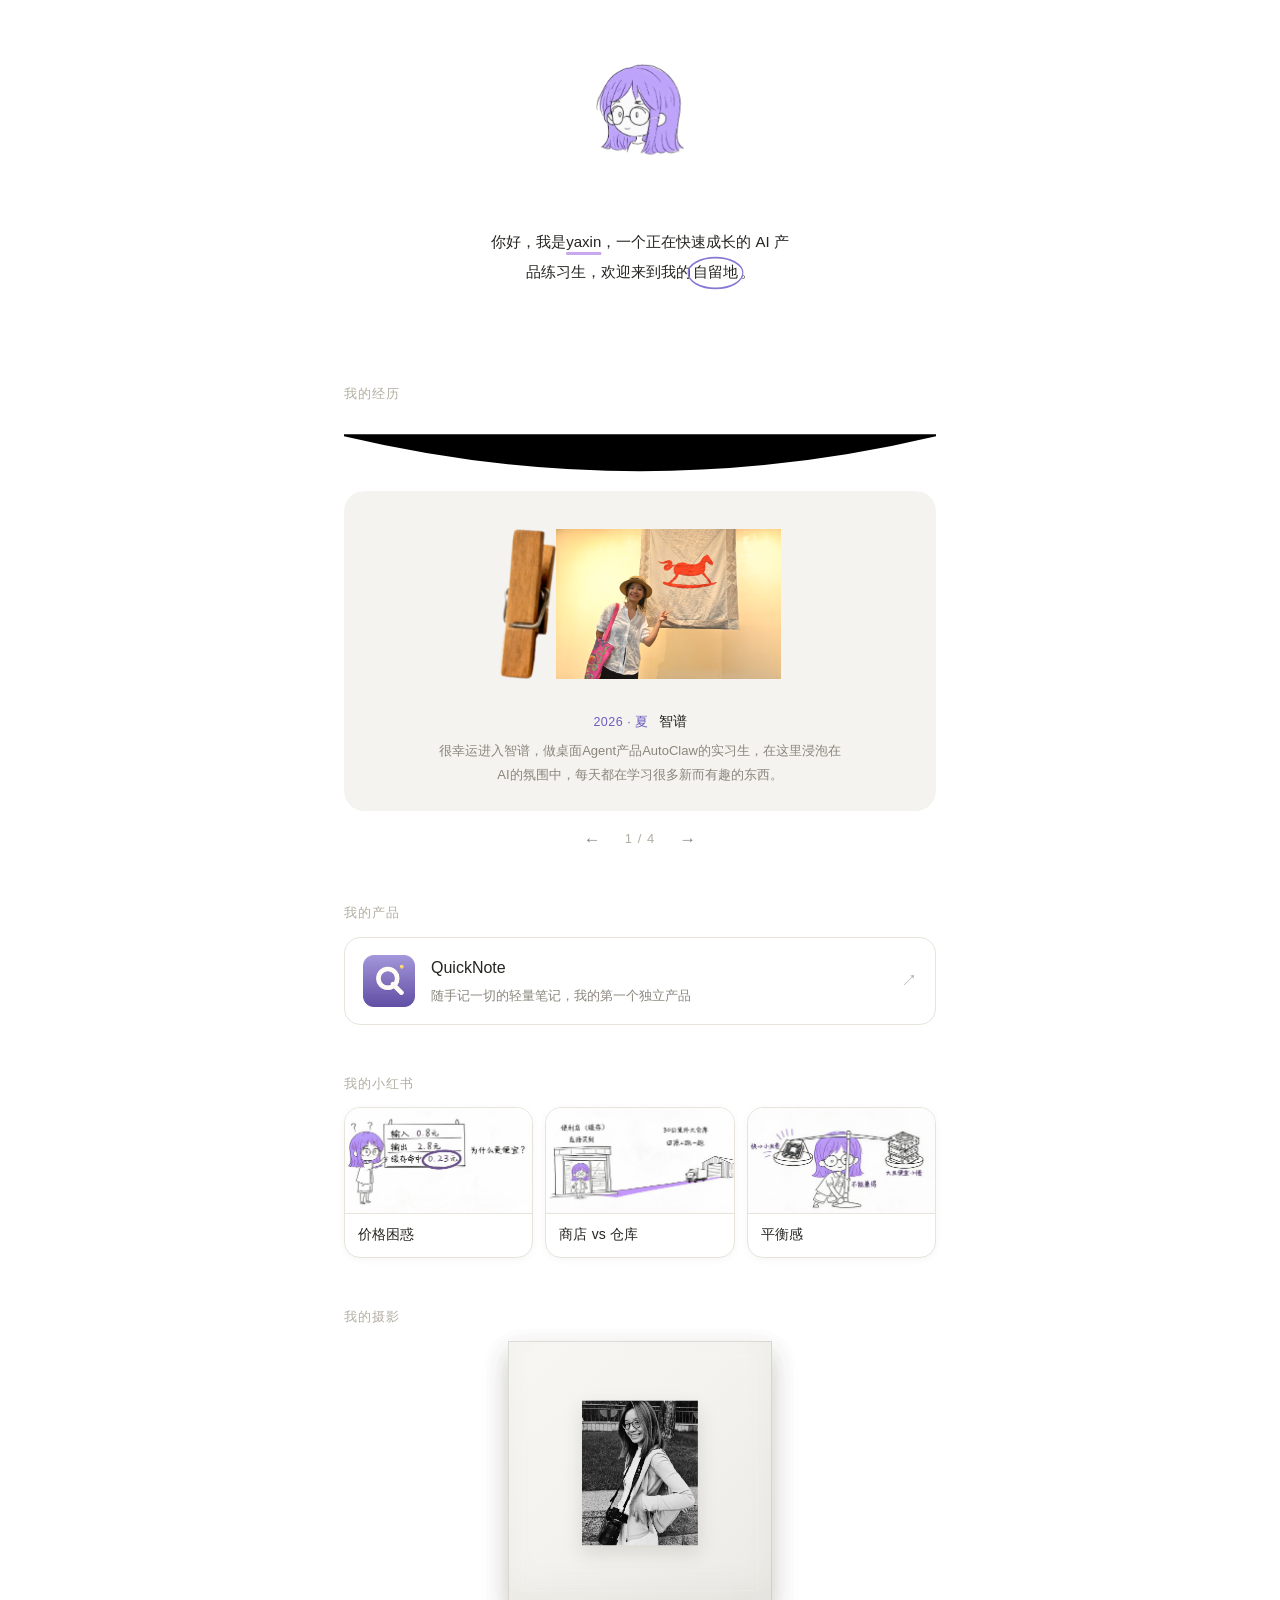
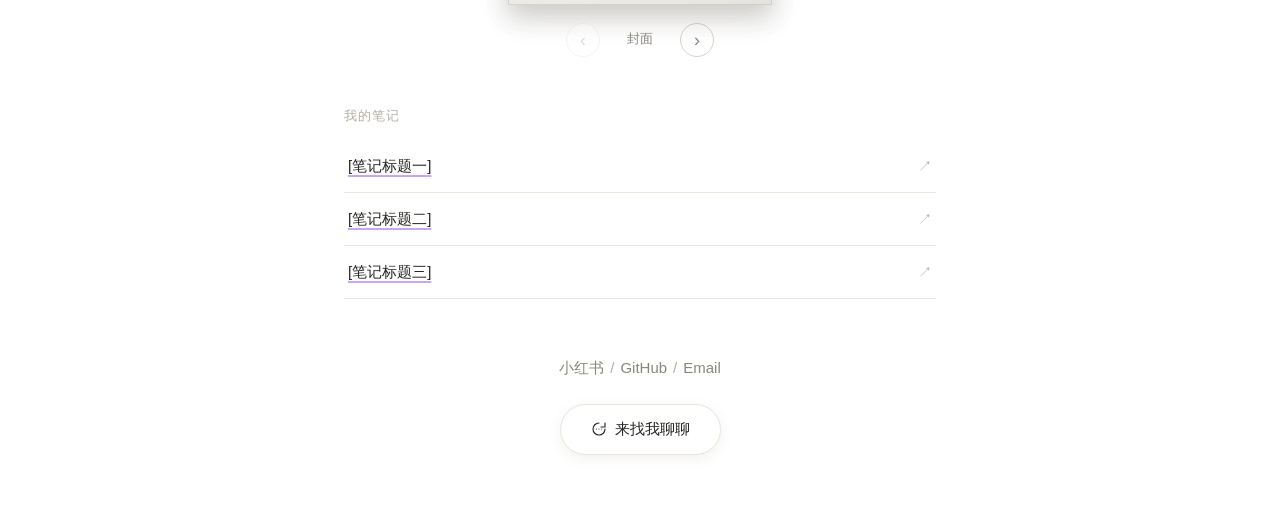
<file: im-page-deploy/editable-site-preview.html>
<!DOCTYPE html>
<html lang="zh-CN">
<head>
<meta charset="UTF-8">
<meta name="viewport" content="width=device-width, initial-scale=1.0">
<title>yaxin 的自留地</title>
<meta name="description" content="yaxin，一个正在快速成长的 AI 产品练习生的自留地">
<style>
:root{
  --bg:#FFFFFF;
  --ink:#262420;
  --ink-2:#8A867C;
  --ink-3:#B3AEA2;
  --accent:#8478D2;
  --accent-deep:#6C5FBF;
  --accent-soft:#C9A8F0;
  --berry:#D6456B;
  --card:#FFFFFF;
  --card-warm:#FBFAF6;
  --line:#E8E4DA;
  --radius:20px;
}
*{margin:0;padding:0;box-sizing:border-box;}
b,strong{font-weight:400;}
html{-webkit-text-size-adjust:100%;scroll-behavior:smooth;}
body{
  font-family:"PingFang SC","Hiragino Sans GB","Microsoft YaHei","Noto Sans SC",sans-serif;
  background:var(--bg);
  color:var(--ink);
  line-height:1.75;
  font-size:15.5px;
  overflow-x:hidden;
}
.wrap{max-width:640px;margin:0 auto;padding:64px 24px 56px;}

/* ========== 01 首屏 ========== */
.hero{position:relative;margin-bottom:72px;user-select:none;}
.hero-scene{position:relative;width:100%;display:flex;align-items:flex-end;justify-content:center;}
.hero-scene img{width:13%;min-width:88px;height:auto;object-fit:contain;display:block;transition:transform .3s cubic-bezier(.3,.7,.4,1);will-change:transform;}
@media (prefers-reduced-motion: reduce){
  .hero-scene img{transition:none;transform:none;}
}

/* ========== 02 简介 ========== */
.intro{margin-bottom:80px;text-align:center;}
.intro p{font-size:15px;line-height:30px;font-weight:400;max-width:300px;margin:0 auto;}
.intro .name{
  color:var(--ink);font-weight:400;
  text-decoration:underline;
  text-decoration-color:var(--accent-soft);
  text-decoration-thickness:2.5px;
  text-underline-offset:5px;
  transition:color .25s;
}
.intro .name:hover{color:var(--accent-deep);}
.intro .circled{
  position:relative;display:inline-block;padding:0 2px;
}
.intro .circled svg{
  position:absolute;left:-4px;right:-4px;top:-2px;bottom:-4px;
  width:calc(100% + 8px);height:calc(100% + 6px);
  pointer-events:none;
}
.intro .circled svg ellipse{
  fill:none;stroke:var(--accent);stroke-width:2;
  stroke-dasharray:400;
  stroke-dashoffset:400;
  animation:drawCircle 1.1s ease 1.4s forwards;
}
@keyframes drawCircle{to{stroke-dashoffset:0;}}
@media (prefers-reduced-motion: reduce){
  .intro .circled svg ellipse{animation:none;stroke-dashoffset:0;}
}

/* ========== 通用节标题 ========== */
.sec-head{display:flex;justify-content:space-between;align-items:center;margin-bottom:20px;}
.sec-title{font-size:13px;font-weight:400;color:var(--ink-3);letter-spacing:.08em;}

/* ========== 03 经历轮播 ========== */
.story{margin:96px 0 48px;}
.story-viewport{border-radius:var(--radius);}
.story-window{overflow:hidden;border-radius:var(--radius);}
.story-track{display:flex;transition:transform .5s cubic-bezier(.25,.8,.3,1);}
.story-card{
  flex:0 0 100%;
  background:#F4F3EF;
  border-radius:var(--radius);
  display:flex;flex-direction:column;
  min-width:0;
  overflow:hidden;
  border:none;
  padding:14px;
  gap:6px;
}
.story-card.split{display:grid;grid-template-columns:minmax(0,1fr) minmax(220px,.92fr);align-items:center;}
.story-img{
  height:198px;
  display:flex;align-items:center;justify-content:center;
  color:var(--ink-3);font-size:12.5px;line-height:1.8;text-align:center;
  position:relative;overflow:hidden;
  padding:12px;
  background:transparent;
}
.story-card.split .story-img{height:248px;min-height:0;padding:10px 4px 10px 10px;}
.story-img img{
  max-width:86%;max-height:86%;
  width:auto;height:auto;
  object-fit:contain;display:block;border-radius:0;
}
.story-img.contain img{object-fit:contain;}
.story-info{
  flex:1;display:flex;flex-direction:column;align-items:center;justify-content:center;gap:5px;
  min-width:0;padding:2px 34px 10px;
  text-align:center;
}
.story-card.split .story-info{align-items:flex-start;text-align:left;padding:14px 24px 14px 8px;}
.story-head{display:flex;align-items:baseline;justify-content:center;gap:10px;flex-wrap:wrap;}
.story-card.split .story-head{justify-content:flex-start;}
.story-time{font-size:12.5px;color:var(--accent-deep);letter-spacing:.04em;}
.story-title{font-size:14px;font-weight:400;line-height:1.5;color:var(--ink);}
.story-title.compact{font-size:14px;}
.story-desc{font-size:13px;color:var(--ink-2);line-height:1.85;max-width:31em;}
.story-nav{
  display:flex;justify-content:center;align-items:center;gap:14px;
  margin-top:14px;
}
.story-arrow{
  border:none;background:none;
  color:var(--ink-2);font-size:17px;cursor:pointer;
  padding:6px 10px;line-height:1;
  transition:color .2s;
}
.story-arrow:hover:not(:disabled){color:var(--accent-deep);}
.story-arrow:active:not(:disabled){transform:scale(.94);}
.story-arrow:disabled{opacity:.25;cursor:default;}
.story-arrow:focus-visible{outline:2px solid var(--accent);outline-offset:2px;border-radius:4px;}
.story-count{
  font-size:13px;color:var(--ink-3);
  letter-spacing:.08em;font-variant-numeric:tabular-nums;
}
.story-dots{display:none;}
.story-dot{
  width:7px;height:7px;border-radius:50%;
  border:1px solid var(--ink-3);background:transparent;
  padding:0;cursor:pointer;
  transition:background .2s,border-color .2s,transform .2s;
}
.story-dot[aria-current="true"]{background:var(--accent);border-color:var(--accent);transform:scale(1.08);}
.story-dot:focus-visible{outline:2px solid var(--accent);outline-offset:3px;}

/* ========== 04 我的作品 ========== */
.works{margin-bottom:48px;}
.works-row{
  display:flex;align-items:center;gap:16px;
  padding:16px 18px;
  text-decoration:none;color:inherit;
  border:1px solid var(--line);
  border-radius:16px;
  background:var(--card);
  transition:border-color .2s,box-shadow .2s,transform .2s;
}
.works-row:hover{border-color:var(--accent-soft);box-shadow:0 6px 16px rgba(140,130,110,.10);transform:translateY(-2px);}
.works-row:focus-visible{outline:2px solid var(--accent);outline-offset:2px;border-radius:8px;}
.works-icon{
  flex:none;width:52px;height:52px;
  display:flex;align-items:center;justify-content:center;
}
.works-icon img{width:100%;height:100%;object-fit:contain;}
.works-mid{flex:1;min-width:0;}
.works-title{font-size:16px;font-weight:400;display:block;}
.works-desc{font-size:13px;color:var(--ink-2);margin-top:3px;display:block;}
.works-tag{
  flex:none;font-size:12.5px;color:var(--ink-2);
  border:1px solid var(--line);border-radius:999px;padding:3px 12px;
  background:var(--card);
}
.works-row .arrow{
  flex:none;color:var(--ink-3);font-size:16px;
  transition:transform .25s,color .25s;
}
.works-row:hover .arrow{transform:translate(2px,-2px);color:var(--accent-deep);}

/* 小红书三卡：上插画 + 下标题描述 */
.works-group-title{font-size:13px;font-weight:400;color:var(--ink-3);margin:48px 0 12px;letter-spacing:.08em;}
#xhs-title{margin-top:48px !important;}
.xhs-cards{display:grid;grid-template-columns:repeat(3,minmax(0,1fr));gap:12px;}
.xhs-card{
  border-radius:16px;overflow:hidden;position:relative;
  border:1px solid var(--line);background:var(--card);
  text-decoration:none;color:inherit;display:flex;flex-direction:column;
  transition:transform .25s,box-shadow .25s;
  box-shadow:0 2px 8px rgba(0,0,0,.04);
}
.xhs-card:hover{transform:translateY(-2px);border-color:var(--accent-soft);box-shadow:0 8px 18px rgba(140,130,110,.12);}
.xhs-card:focus-visible{outline:2px solid var(--accent);outline-offset:2px;}
.xhs-card img{width:100%;min-width:0;aspect-ratio:760/426;object-fit:cover;display:block;}
.xhs-cap{display:flex;flex-direction:column;gap:3px;padding:11px 13px 12px;border-top:1px solid var(--line);}
.xhs-cap b{font-size:14px;font-weight:400;line-height:1.4;letter-spacing:.01em;}
.xhs-cap i{font-size:11.5px;color:var(--ink-2);font-style:normal;line-height:1.5;}

/* 摄影翻书 */
.photo-book-wrap{margin-top:0;}
.book{
  position:relative;max-width:420px;margin:0 auto;
  perspective:1400px;
}
.book-stage{
  display:flex;aspect-ratio:420/300;
  border-radius:14px;overflow:hidden;
  background:var(--card);border:1px solid var(--line);
  box-shadow:0 14px 30px rgba(140,130,110,.14);
  cursor:pointer;
}
.book-page{flex:1;position:relative;overflow:hidden;}
.book-page img{width:100%;height:100%;object-fit:cover;display:block;}
.book-page .pg-caption{
  position:absolute;left:0;right:0;bottom:0;
  padding:18px 12px 8px;
  background:linear-gradient(transparent,rgba(20,18,15,.55));
  color:#fff;font-size:12px;letter-spacing:.05em;
}
.book-spine{
  position:absolute;left:50%;top:0;bottom:0;width:2px;
  background:rgba(38,36,32,.18);z-index:2;transform:translateX(-50%);
}
.book-fold{
  position:absolute;right:0;top:0;bottom:0;width:50%;
  transform-origin:left center;
  transform-style:preserve-3d;
  transition:transform .65s cubic-bezier(.35,.1,.25,1);
  z-index:3;
}
.book-fold .fold-front{
  position:absolute;inset:0;backface-visibility:hidden;
}
.book-fold .fold-back{
  position:absolute;inset:0;
  transform:rotateY(180deg);
  background:var(--card-warm);border-radius:14px;
  border:1px solid var(--line);
}
.book.folded .book-fold{transform:rotateY(-165deg);}
.book-nav{display:flex;justify-content:center;gap:10px;margin-top:18px;}
.book-btn{
  padding:8px 22px;border-radius:999px;
  border:1px solid var(--line);background:var(--card);
  color:var(--ink-2);font-size:13.5px;cursor:pointer;
  transition:all .2s;
}
.book-btn:hover:not(:disabled){border-color:var(--accent);color:var(--accent-deep);}
.book-btn:active:not(:disabled){transform:scale(.96);}
.book-btn:disabled{opacity:.35;cursor:default;}
.book-btn:focus-visible{outline:2px solid var(--accent);outline-offset:2px;}
.book-count{font-size:12.5px;color:var(--ink-3);align-self:center;letter-spacing:.08em;font-variant-numeric:tabular-nums;}

/* 笔记列表 */
.notes-list{margin-top:12px;}
.note-row{
  display:flex;align-items:baseline;gap:12px;
  padding:13px 4px;
  border-bottom:1px solid var(--line);
  text-decoration:none;color:inherit;
  transition:background .2s;
}
.note-row:hover{background:rgba(251,250,246,.9);}
.note-row:focus-visible{outline:2px solid var(--accent);outline-offset:2px;border-radius:8px;}
.note-title{font-size:15px;font-weight:400;white-space:nowrap;}
.note-title u{
  text-decoration-color:var(--accent-soft);text-decoration-thickness:2px;text-underline-offset:4px;
}
.note-row .arrow{color:var(--ink-3);font-size:14px;transition:color .2s,transform .2s;flex:none;margin-left:auto;}
.note-row:hover .arrow{color:var(--accent-deep);transform:translate(2px,-2px);}

/* ========== 05 页脚 ========== */
.footer{text-align:center;padding-top:8px;}
.footer-links{
  display:flex;justify-content:center;gap:6px;flex-wrap:wrap;
  font-size:15px;font-weight:400;color:var(--ink-2);margin-bottom:22px;
}
.footer-links a{
  color:var(--ink-2);text-decoration:none;
  transition:color .2s;
}
.footer-links a:hover{color:var(--accent-deep);}
.footer-links .sep{color:var(--ink-3);}
.signature{display:none;}
.cta-btn{
  display:inline-flex;align-items:center;gap:8px;
  padding:12px 30px;border-radius:999px;
  background:var(--card);border:1px solid var(--line);
  box-shadow:0 4px 14px rgba(140,130,110,.10);
  color:var(--ink);font-size:14.5px;text-decoration:none;
  transition:transform .2s,box-shadow .2s,border-color .2s;
}
.cta-btn:hover{transform:translateY(-2px);box-shadow:0 8px 20px rgba(140,130,110,.16);border-color:var(--accent-soft);}
.cta-btn:active{transform:scale(.97);}
.cta-btn:focus-visible{outline:2px solid var(--accent);outline-offset:3px;}
.cta-btn svg{width:16px;height:16px;}


/* ========== 响应式 ========== */
@media (max-width:560px){
  .wrap{padding:44px 18px 40px;}
  .hero-scene img{width:20%;}
  .story-card.split{display:flex;}
  .story-card{padding:12px;gap:6px;}
  .story-img{height:180px;padding:6px;}
  .story-card.split .story-img{height:180px;min-height:0;padding:6px;}
  .story-img img{max-width:88%;max-height:88%;}
  .story-info{padding:8px 16px 14px;}
  .story-card.split .story-info{align-items:center;text-align:center;padding:14px 20px 18px;}
  .story-card.split .story-head{justify-content:center;}
  .works-tag{display:none;}
  .xhs-cards{gap:8px;}
  .book-stage{aspect-ratio:1/1;}
  .gallery-body{grid-template-columns:1fr;}
}
.album-scope{
    color-scheme: light;
    --w: clamp(132px, 32vmin, 250px);
    --h: var(--w);
    --flip: .95s;
    --ink:#6F6A60;
    --album-line:#D8D3CA;
    --bd: 1.5px solid var(--album-line);
    --radius: 10px;
  }
  .album-scope *{ box-sizing:border-box; }

  .album-scope .ab-shell{
    display:flex;
    flex-direction:column;
    align-items:center;
    width:100%;
    overflow:visible;
  }
  .album-scope .ab-scene{
    width:calc(var(--w) * 2);
    display:flex;
    justify-content:center;
    perspective: 2400px;
  }

  .ab-book{
    position:relative;
    width: calc(var(--w) * 2);
    height: var(--h);
    transform-style: preserve-3d;
    transition: transform var(--flip) cubic-bezier(.2,.7,.2,1);
    transform: translateX(calc(var(--w) * -0.5));
  }
  .ab-book.ab-open{ transform: translateX(0); }
  .ab-book.ab-end{ transform: translateX(calc(var(--w) * 0.5)); }

  .ab-base{
    position:absolute; top:0; width:var(--w); height:var(--h);
    border-radius:8px; background:#fff; border:var(--bd);
    z-index:0; opacity:0; transition:opacity .3s;
  }
  .ab-book.ab-open .ab-base{ opacity:1; }
  .ab-base.left{ left:0; }
  .ab-base.right{ left:var(--w); }

  .ab-page{
    position:absolute; top:0; left:var(--w);
    width:var(--w); height:var(--h);
    transform-origin:left center;
    transform-style:preserve-3d;
    transition: transform var(--flip) cubic-bezier(.2,.7,.2,1);
    cursor:pointer;
  }
  .ab-page.ab-flipped{ transform: rotateY(-180deg); }

  /* 所有页面（封面/内页/封底）统一的黑框白底 */
  .ab-face{
    position:absolute; inset:0; backface-visibility:hidden;
    overflow:hidden; border:var(--bd);
    border-radius:var(--radius); background:#fff;
  }
  .ab-face.back{ transform: rotateY(180deg); }

  /* ---------- 封面 / 封底：同样的黑框白底 + 居中缩小的人物 ---------- */
  .ab-cover .ab-face, .ab-backcover{
    background:#fff url("[data-uri]") no-repeat center 55% / 48% auto;
  }
  /* 一条和边框同粗的直书脊线 */
  .ab-cover .ab-face::after{
    content:""; position:absolute; top:10px; bottom:10px; left:22px; width:1.5px; z-index:2;
    background:var(--album-line); border-radius:2px;
  }
  .ab-backcover::after{
    content:""; position:absolute; top:10px; bottom:10px; right:22px; width:1.5px; z-index:2;
    background:var(--album-line); border-radius:2px;
  }

  /* ---------- 内页 ---------- */
  .ab-paper{ position:absolute; inset:0; padding:22px 20px 30px; display:flex; flex-direction:column; }
  .ab-slots{ flex:1; display:flex; flex-direction:column; gap:12px; }
  .ab-slot{
    flex:1; border:1.5px dashed var(--album-line); border-radius:10px;
    display:flex; align-items:center; justify-content:center;
    color:var(--ink-2); font-size:12px; letter-spacing:1px; background:#fff;
  }
  .ab-pageno{ position:absolute; bottom:8px; width:100%; left:0; text-align:center; font-size:11px; color:#666; }

  /* ---------- 控制条 ---------- */
  .ab-controls{ display:flex; justify-content:center; align-items:center; gap:14px; margin-top:16px; user-select:none; }
  .ab-btn{
    width:34px; height:34px; border:var(--bd); border-radius:50%; cursor:pointer;
    display:inline-flex; align-items:center; justify-content:center;
    background:#fff; color:var(--ink); font-size:18px; line-height:1;
    transition:transform .15s, background .15s, opacity .15s;
  }
  .ab-btn:hover{ transform:translateY(-2px); background:var(--card-warm); border-color:var(--ink-3); }
  .ab-btn:active{ transform:translateY(0); }
  .ab-btn:disabled{ opacity:.3; cursor:default; transform:none; }
  .ab-counter{ font-size:12.5px; color:var(--ink-2); min-width:52px; text-align:center; }

  /* 最终摄影相册样式 */
  .album-scope{
    --w:clamp(138px,34vmin,264px);
    --h:var(--w);
    --flip:.9s;
    --album-paper:#F8F7F3;
    --album-cover:#F4F3EF;
    --album-line:#D9D4CB;
  }
  .album-scope .ab-scene{perspective:2400px;}
  .album-scope .ab-book{
    width:calc(var(--w) * 2);height:var(--h);
    transform:translateX(calc(var(--w) * -.5));
    transition:transform var(--flip) cubic-bezier(.2,.7,.2,1);
  }
  .album-scope .ab-book.ab-open{transform:translateX(0);}
  .album-scope .ab-book.ab-end{transform:translateX(calc(var(--w) * .5));}
  .album-scope .ab-base{
    border:0;border-radius:0;background:var(--album-paper);
    box-shadow:0 12px 26px rgba(80,74,62,.10);
  }
  .album-scope .ab-page{
    transition:transform var(--flip) cubic-bezier(.2,.7,.2,1);
  }
  .album-scope .ab-face{
    border:0;border-radius:0;background:var(--album-paper);
    box-shadow:inset 0 0 0 1px rgba(126,120,110,.16),0 10px 24px rgba(80,74,62,.10);
  }
  .album-scope .ab-cover .ab-face.front,
  .album-scope .ab-backcover{
    background:
      linear-gradient(135deg,rgba(255,255,255,.30),transparent 42%,rgba(118,112,102,.07)),
      radial-gradient(circle at 50% 46%,rgba(255,255,255,.24),transparent 38%),
      var(--album-cover);
    box-shadow:inset 0 0 0 1px rgba(120,114,102,.18),inset 0 -18px 30px rgba(100,94,84,.05),0 14px 28px rgba(80,74,62,.12);
  }
  .album-scope .ab-cover .ab-face.front::after,
  .album-scope .ab-backcover::after{
    content:"";position:absolute;inset:14px;width:auto;height:auto;
    border:1px solid rgba(255,255,255,.28);background:none;opacity:.55;pointer-events:none;
  }
  .album-scope .ab-cover .ab-face.back::after{content:none;}
  .ab-cover-photo{
    position:absolute;left:50%;top:50%;width:44%;aspect-ratio:4/5;
    transform:translate(-50%,-50%);overflow:hidden;
    box-shadow:0 8px 18px rgba(70,64,54,.14);
  }
  .ab-cover-photo img{width:100%;height:100%;object-fit:cover;display:block;}
  .ab-paper{padding:20px;display:grid;place-items:center;}
  .ab-layout{width:100%;height:100%;position:relative;}
  .ab-photo{min-width:0;min-height:0;display:grid;place-items:center;}
  .ab-photo img{max-width:100%;max-height:100%;object-fit:contain;display:block;}
  .ab-layout-quiet{display:grid;place-items:center;}
  .ab-layout-quiet .ab-photo{width:78%;height:58%;}
  .ab-layout-tall{display:grid;place-items:center;}
  .ab-layout-tall .ab-photo{width:66%;height:88%;transform:translateY(-10px);}
  .ab-layout-wide{display:grid;place-items:center;}
  .ab-layout-wide .ab-photo{width:86%;height:54%;}
  .ab-layout-pair{
    display:grid;grid-template-rows:1fr 1fr;gap:6px;align-content:center;
    padding:0 0 22px;transform:translateY(-8px);
  }
  .ab-layout-pair .ab-photo:first-child{width:76%;height:100%;justify-self:center;}
  .ab-layout-pair .ab-photo:last-child{width:62%;height:100%;justify-self:center;transform:translateY(-8px);}
  .ab-layout-pair .ab-photo img{max-height:100%;object-fit:contain;filter:saturate(.96);}
  .album-scope .ab-controls{gap:14px;margin-top:18px;}
  .album-scope .ab-btn{
    width:34px;height:34px;border:1px solid var(--album-line);border-radius:50%;
    background:#fff;color:var(--ink-2);font-size:18px;
  }
  .album-scope .ab-btn:hover:not(:disabled){background:var(--card-warm);color:var(--accent);transform:none;}
  .album-scope .ab-btn:disabled{opacity:.28;}
  @media (max-width:560px){
    .album-scope{--w:clamp(132px,40vw,198px);}
    .album-scope .ab-paper{padding:14px;}
    .album-scope .ab-cover-photo{width:60%;}
    .album-scope .ab-layout-quiet .ab-photo{width:82%;height:58%;}
    .album-scope .ab-layout-tall .ab-photo{width:70%;height:88%;}
    .album-scope .ab-layout-wide .ab-photo{width:88%;height:54%;}
  }

</style>
<link rel="stylesheet" href="editable-preview.css">
</head>
<body>
<div class="wrap">

  <!-- ========== 01 首屏：练习生趴在桌上 ========== -->
  <header class="hero" id="hero">
    <div class="hero-scene" id="heroScene">
      <img id="heroArt" src="yaxin-assets/avatar-final.png" alt="yaxin 的手绘头像：紫发圆框眼镜的女孩" draggable="false">
    </div>
  </header>

  <!-- ========== 02 简介 ========== -->
  <section class="intro">
    <p>你好，我是<a class="name" href="https://github.com/" target="_blank" rel="noopener">yaxin</a>，一个正在快速成长的 AI 产品练习生，欢迎来到我的<span class="circled">自留地<svg viewBox="0 0 100 40" preserveAspectRatio="none" aria-hidden="true"><ellipse cx="50" cy="20" rx="48" ry="17"/></svg></span>。</p>
  </section>

  <!-- ========== 03 我的经历 ========== -->
  <section class="story" aria-label="我的经历">
    <div class="sec-head">
      <h2 class="sec-title">我的经历</h2>
    </div>
    <div class="story-viewport">
      <svg class="story-line" viewBox="0 0 720 70" preserveAspectRatio="none" aria-hidden="true"><path d="M -10 10 Q 360 100 730 10"></path></svg>
      <div class="story-window">
        <div class="story-track" id="storyTrack">
        <div class="story-card landscape">
          <div class="story-img contain"><img class="story-clip" src="story-assets/wood-clip-final.png" alt="" aria-hidden="true"><img class="story-photo" src="story-assets/story-1.jpg" alt="在布艺红色小马前的留影"></div>
          <div class="story-info">
            <div class="story-head"><span class="story-time">2026 · 夏</span><span class="story-title compact">智谱</span></div>
            <div class="story-desc">很幸运进入智谱，做桌面Agent产品AutoClaw的实习生，在这里浸泡在AI的氛围中，每天都在学习很多新而有趣的东西。</div>
          </div>
        </div>
        <div class="story-card landscape">
          <div class="story-img"><img class="story-clip" src="story-assets/wood-clip-final.png" alt="" aria-hidden="true"><img class="story-photo" src="story-assets/story-2.jpg" alt="在网易标识前合影"></div>
          <div class="story-info">
            <div class="story-head"><span class="story-time">2026 · 春</span><span class="story-title">网易</span></div>
            <div class="story-desc">网易是我接触AI产品的开端，让我开始看到这个神秘又神奇的领域，思考AI满足用户需求的可能性。</div>
          </div>
        </div>
        <div class="story-card portrait">
          <div class="story-img contain"><img class="story-clip" src="story-assets/wood-clip-final.png" alt="" aria-hidden="true"><img class="story-photo" src="story-assets/story-3.jpg" alt="乐信圣文办公室入口"></div>
          <div class="story-info">
            <div class="story-head"><span class="story-time">2025 · 秋冬</span><span class="story-title">乐信圣文</span></div>
            <div class="story-desc">我做产品的起点，这里有很好的mentor、很成熟的团队、很规范且高效的业务流程，是我会怀念的地方。</div>
          </div>
        </div>
        <div class="story-card portrait reverse">
          <div class="story-img contain"><img class="story-clip" src="story-assets/wood-clip-final.png" alt="" aria-hidden="true"><img class="story-photo" src="story-assets/story-4.jpg" alt="四姑娘山山谷草地上的留影"></div>
          <div class="story-info">
            <div class="story-head"><span class="story-time">2024 · 夏</span><span class="story-title compact">四姑娘山</span></div>
            <div class="story-desc">毕业后在四姑娘山下做了一个月义工，是我生命中美好、充满生机的夏天。</div>
          </div>
        </div>
        </div>
      </div>
      <div class="story-nav">
        <button class="story-arrow prev" data-dir="-1" aria-label="上一张经历">←</button>
        <div class="story-dots" id="storyDots" aria-label="经历切换"></div>
        <span class="story-count" id="storyCount">1 / 4</span>
        <button class="story-arrow next" data-dir="1" aria-label="下一张经历">→</button>
      </div>
    </div>
  </section>

  <!-- ========== 04 我的作品 ========== -->
  <section class="works" aria-label="我的作品">
    <!-- QuickNote 产品行 -->
    <p class="works-group-title">我的产品</p>
    <a class="works-row" href="https://github.com/" target="_blank" rel="noopener">
      <span class="works-icon"><img src="yaxin-assets/quicknote-icon-final.png" alt="QuickNote 图标"></span>
      <span class="works-mid">
        <span class="works-title">QuickNote</span>
        <span class="works-desc">随手记一切的轻量笔记，我的第一个独立产品</span>
      </span>
      <span class="arrow" aria-hidden="true">↗</span>
    </a>

    <!-- 我的小红书 -->
    <p class="works-group-title" id="xhs-title">我的小红书</p>
    <div class="xhs-cards">
      <a class="xhs-card" href="https://www.xiaohongshu.com/" target="_blank" rel="noopener">
        <img src="yaxin-assets/xhs-card-1.jpg" alt="插画：价格困惑，把抽象判断画成可讨论的画面">
        <span class="xhs-cap"><b>价格困惑</b></span>
      </a>
      <a class="xhs-card" href="https://www.xiaohongshu.com/" target="_blank" rel="noopener">
        <img src="yaxin-assets/xhs-card-2.jpg" alt="插画：商店 vs 仓库，用生活化隐喻解释缓存与回源">
        <span class="xhs-cap"><b>商店 vs 仓库</b></span>
      </a>
      <a class="xhs-card" href="https://www.xiaohongshu.com/" target="_blank" rel="noopener">
        <img src="yaxin-assets/xhs-card-3.jpg" alt="插画：平衡感，在效率表达与体验之间找中间点">
        <span class="xhs-cap"><b>平衡感</b></span>
      </a>
    </div>

    

    <div class="photo-book-wrap album-scope">
      <p class="works-group-title">我的摄影</p>

  <div class="ab-shell">
    <div class="ab-scene">
      <div class="ab-book" id="ab-book">
        <div class="ab-base left"></div>
        <div class="ab-base right"></div>

        <div class="ab-page ab-cover" data-leaf="0">
          <div class="ab-face front">
            <div class="ab-cover-photo"><img src="album-preview-assets/cover-photo.jpg" alt="相册封面照片"></div>
          </div>
          <div class="ab-face back">
            <div class="ab-paper">
              <div class="ab-layout ab-layout-quiet">
                <div class="ab-photo"><img src="album-preview-assets/photo-1.jpg" alt="芦苇与飞鸟"></div>
              </div>
            </div>
          </div>
        </div>

        <div class="ab-page" data-leaf="1">
          <div class="ab-face front">
            <div class="ab-paper">
              <div class="ab-layout ab-layout-tall">
                <div class="ab-photo"><img src="album-preview-assets/photo-5.jpg" alt="雨天车窗与街边照片"></div>
              </div>
            </div>
          </div>
          <div class="ab-face back">
            <div class="ab-paper">
              <div class="ab-layout ab-layout-wide">
                <div class="ab-photo"><img src="album-preview-assets/photo-2.jpg" alt="山路、牦牛和远山"></div>
              </div>
            </div>
          </div>
        </div>

        <div class="ab-page" data-leaf="2">
          <div class="ab-face front">
            <div class="ab-paper">
              <div class="ab-layout ab-layout-pair">
                <div class="ab-photo"><img src="album-preview-assets/photo-4.jpg" alt="墙面光影"></div>
                <div class="ab-photo"><img src="album-preview-assets/photo-3.jpg" alt="草地上骑马的人"></div>
              </div>
            </div>
          </div>
          <div class="ab-face back ab-backcover"></div>
        </div>
      </div>
    </div>

  <div class="ab-controls">
    <button class="ab-btn" id="ab-prev" type="button" title="上一页" aria-label="上一页">‹</button>
    <div class="ab-counter" id="ab-counter">封面</div>
    <button class="ab-btn" id="ab-next" type="button" title="下一页" aria-label="下一页">›</button>
  </div>

    </div>
    </div>

    
    <div class="photo-book-wrap">
      <p class="works-group-title">我的笔记</p>
      <div class="notes-list">
        <a class="note-row" href="#" target="_blank" rel="noopener">
          <span class="note-title"><u>[笔记标题一]</u></span>
          <span class="arrow" aria-hidden="true">↗</span>
        </a>
        <a class="note-row" href="#" target="_blank" rel="noopener">
          <span class="note-title"><u>[笔记标题二]</u></span>
          <span class="arrow" aria-hidden="true">↗</span>
        </a>
        <a class="note-row" href="#" target="_blank" rel="noopener">
          <span class="note-title"><u>[笔记标题三]</u></span>
          <span class="arrow" aria-hidden="true">↗</span>
        </a>
      </div>
    </div>
  </section>

  <!-- ========== 05 页脚 ========== -->
  <footer class="footer">
    <div class="footer-links">
      <a href="https://www.xiaohongshu.com/" target="_blank" rel="noopener">小红书</a>
      <span class="sep">/</span>
      <a href="https://github.com/" target="_blank" rel="noopener">GitHub</a>
      <span class="sep">/</span>
      <a href="mailto:hello@example.com">Email</a>
    </div>
    <a class="cta-btn" href="mailto:hello@example.com">
      <svg viewBox="0 0 24 24" fill="none" stroke="currentColor" stroke-width="1.7" stroke-linecap="round" stroke-linejoin="round" aria-hidden="true"><path d="M21 12a9 9 0 1 1-9-9"/><path d="M21 3v6h-6"/><path d="M8 12h.01"/><path d="M12 12h.01"/><path d="M16 12h.01"/></svg>
      来找我聊聊
    </a>
  </footer>

</div>

<script>
/* ========== 首屏：练习生看向鼠标（整图微视差） ========== */
(function(){
  var art = document.getElementById('heroArt');
  var scene = document.getElementById('heroScene');
  var reduce = window.matchMedia('(prefers-reduced-motion: reduce)').matches;
  var rafId = null, tx = 0, ty = 0;

  /* 瞳孔中心在头像中的比例位置（avatar-final 466x481，面部略偏中上） */
  var EYE_X = 0.5, EYE_Y = 0.42;

  function onMove(e){
    if (reduce) return;
    var rect = scene.getBoundingClientRect();
    var cx = rect.left + rect.width * EYE_X;
    var cy = rect.top + rect.height * EYE_Y;
    var dx = e.clientX - cx, dy = e.clientY - cy;
    var dist = Math.hypot(dx, dy);
    var radius = Math.max(rect.width, 420) * 0.65;
    if (dist < radius){
      /* 她的眼睛看向光标：插画朝光标方向轻轻偏移，像转头注目 */
      var k = 1 - dist / radius;
      tx = Math.max(-1, Math.min(1, dx / 320)) * 4 * k;
      ty = Math.max(-1, Math.min(1, dy / 320)) * 3 * k;
    } else {
      tx = 0; ty = 0;
    }
    if (!rafId) rafId = requestAnimationFrame(apply);
  }
  function apply(){
    rafId = null;
    var x0 = parseFloat(art.dataset.tx || 0);
    var y0 = parseFloat(art.dataset.ty || 0);
    var nx = x0 + (tx - x0) * 0.12;
    var ny = y0 + (ty - y0) * 0.12;
    art.dataset.tx = nx; art.dataset.ty = ny;
    art.style.transform = 'translate(' + nx.toFixed(2) + 'px,' + ny.toFixed(2) + 'px)';
    if (Math.abs(nx - tx) > 0.05 || Math.abs(ny - ty) > 0.05){
      rafId = requestAnimationFrame(apply);
    }
  }
  /* 触屏：轻点首屏左右区域，她看向那一边 */
  scene.addEventListener('pointerdown', function(e){
    if (reduce || e.pointerType === 'mouse') return;
    var rect = scene.getBoundingClientRect();
    var dir = (e.clientX < rect.left + rect.width/2) ? -1 : 1;
    tx = dir * 4; ty = 1;
    if (!rafId) rafId = requestAnimationFrame(apply);
    setTimeout(function(){ tx = 0; ty = 0; if(!rafId) rafId = requestAnimationFrame(apply); }, 1100);
  });
  if (!reduce){
    window.addEventListener('pointermove', onMove, {passive:true});
  }
})();

/* ========== 经历轮播 ========== */
(function(){
  var story = document.querySelector('.story');
  var track = document.getElementById('storyTrack');
  var cards = Array.prototype.slice.call(track.children);
  var count = document.getElementById('storyCount');
  var dotsWrap = document.getElementById('storyDots');
  var reduce = window.matchMedia('(prefers-reduced-motion: reduce)').matches;
  var idx = 0;
  var timer = null;

  cards.forEach(function(_, i){
    var dot = document.createElement('button');
    dot.className = 'story-dot';
    dot.type = 'button';
    dot.setAttribute('aria-label', '第 ' + (i + 1) + ' 张经历');
    dot.dataset.index = i;
    dotsWrap.appendChild(dot);
  });
  var dots = Array.prototype.slice.call(dotsWrap.children);

  function render(){
    track.style.transform = 'translateX(-' + idx * 100 + '%)';
    count.textContent = (idx+1) + ' / ' + cards.length;
    dots.forEach(function(dot, i){
      dot.setAttribute('aria-current', i === idx ? 'true' : 'false');
    });
  }
  function go(nextIdx){
    idx = (nextIdx + cards.length) % cards.length;
    render();
  }
  function restart(){
    if (reduce) return;
    clearInterval(timer);
    timer = setInterval(function(){ go(idx + 1); }, 5200);
  }

  story.addEventListener('click', function(e){
    var btn = e.target.closest('.story-arrow');
    var dot = e.target.closest('.story-dot');
    if (btn){
      go(idx + parseInt(btn.dataset.dir, 10));
      restart();
    }
    if (dot){
      go(parseInt(dot.dataset.index, 10));
      restart();
    }
  });
  story.addEventListener('mouseenter', function(){ clearInterval(timer); });
  story.addEventListener('mouseleave', restart);

  /* 触屏横滑 */
  var startX = null;
  track.addEventListener('touchstart', function(e){ startX = e.touches[0].clientX; }, {passive:true});
  track.addEventListener('touchend', function(e){
    if (startX === null) return;
    var dx = e.changedTouches[0].clientX - startX;
    if (Math.abs(dx) > 48){
      if (dx < 0) go(idx + 1);
      if (dx > 0) go(idx - 1);
      restart();
    }
    startX = null;
  }, {passive:true});
  render();
  restart();
})();


  var abBook = document.getElementById('ab-book');
  var pages   = Array.prototype.slice.call(document.querySelectorAll('.ab-page'));
  var prevBtn = document.getElementById('ab-prev');
  var nextBtn = document.getElementById('ab-next');
  var counter = document.getElementById('ab-counter');
  var N = pages.length;
  var current = 0;

  function render(){
    for(var i=0;i<pages.length;i++){
      var p = pages[i];
      if(i < current){ p.classList.add('ab-flipped'); p.style.zIndex = i; }
      else           { p.classList.remove('ab-flipped'); p.style.zIndex = 100 + (N - i); }
    }
    abBook.classList.remove('ab-open','ab-end');
    if(current === N && N > 0)   abBook.classList.add('ab-end');
    else if(current > 0)         abBook.classList.add('ab-open');
    prevBtn.disabled = (current === 0);
    nextBtn.disabled = (current === N);
    counter.textContent = current === 0 ? '封面' : current === N ? '封底' : '第 ' + current + ' 页';
  }

  function next(){ if(current < N){ current++; render(); } }
  function prev(){ if(current > 0){ current--; render(); } }

  nextBtn.addEventListener('click', next);
  prevBtn.addEventListener('click', prev);

  abBook.addEventListener('click', function(e){
    var r = abBook.getBoundingClientRect();
    if(e.clientX > r.left + r.width/2) next(); else prev();
  });

  window.addEventListener('keydown', function(e){
    if(e.key === 'ArrowRight') next();
    if(e.key === 'ArrowLeft')  prev();
  });

  render();

</script>
<script src="editable-preview.js"></script>
</body>
</html>
</file>
<file: personal-site-editor.css>
:root{
  --bg:#f5f5f3;--panel:#fff;--ink:#292824;--muted:#8a867c;--line:#dedbd4;
  --soft:#f4f3ef;--accent:#7568c8;--accent-soft:#eeeafd;--danger:#b55363;
}
*{box-sizing:border-box}
html,body{height:100%;margin:0}
body{font-family:"PingFang SC","Microsoft YaHei",sans-serif;color:var(--ink);background:var(--bg);font-size:14px;overflow:hidden}
button,input,textarea,select{font:inherit}
button{letter-spacing:0}
.topbar{height:58px;display:flex;align-items:center;justify-content:space-between;padding:0 18px;border-bottom:1px solid var(--line);background:#fff;position:relative;z-index:5}
.brand{display:flex;align-items:center;gap:10px;font-weight:500}
.brand-mark{width:38px;height:34px;display:grid;place-items:center;border:1px solid rgba(255,255,255,.38);border-radius:8px;background:var(--accent);color:#fff;font-family:"Iowan Old Style","Palatino Linotype",Georgia,serif;font-size:16px;font-style:italic;font-weight:700;line-height:1;box-shadow:3px 3px 0 #e8e4ff,inset 0 0 0 1px rgba(255,255,255,.12);text-shadow:0 1px 1px rgba(53,43,110,.22)}
.top-actions{display:flex;align-items:center;gap:8px}
.save-status{font-size:12px;color:var(--muted);margin-right:6px;min-width:64px;text-align:right}
.button{height:34px;padding:0 14px;border:1px solid var(--line);background:#fff;color:var(--ink);cursor:pointer}
.button:hover{border-color:#bdb8ae;background:#faf9f6}
.button.primary{background:var(--accent);border-color:var(--accent);color:#fff}
.button.primary:hover{background:#675aba}
.workspace{height:calc(100vh - 58px);display:grid;grid-template-columns:minmax(0,1fr) 420px}
.preview-pane{min-width:0;display:flex;flex-direction:column;background:#ececea;border-right:1px solid var(--line)}
.preview-toolbar{height:44px;display:flex;align-items:center;justify-content:space-between;padding:0 18px;color:var(--muted);font-size:12px}
.view-switch{display:flex;border:1px solid #d3d0c9;background:#fff}
.view-switch button{height:26px;padding:0 12px;border:0;background:transparent;color:var(--muted);cursor:pointer}
.view-switch button.is-active{background:var(--soft);color:var(--ink)}
.preview-stage{flex:1;min-height:0;padding:18px 22px 24px;display:flex;justify-content:center}
.preview-stage iframe{width:100%;height:100%;border:1px solid #d4d1ca;background:#fff;box-shadow:0 12px 36px rgba(45,42,36,.09);transition:width .25s}
.preview-stage.is-mobile iframe{width:390px;max-width:100%}
.editor-pane{background:#fff;min-width:0;height:100%;overflow:hidden;display:flex;flex-direction:column}
.editor-mode-switch{flex:none;height:52px;padding:9px 20px;display:grid;grid-template-columns:1fr 1fr;gap:4px;border-bottom:1px solid var(--line);background:#fff}
.editor-mode-switch button{border:0;background:transparent;color:var(--muted);cursor:pointer;font-size:13px}
.editor-mode-switch button.is-active{background:var(--soft);color:var(--ink);font-weight:500}
.panel-scroll{flex:1;min-height:0;overflow-y:auto}
.panel-section{padding:22px 20px;border-bottom:1px solid var(--line)}
.panel-heading{display:flex;align-items:center;justify-content:space-between;margin-bottom:16px}
.panel-heading h1,.panel-heading h2{font-size:16px;line-height:1.3;margin:2px 0 0;font-weight:500}
.eyebrow{font-size:10px;color:var(--accent);letter-spacing:.12em}
.field{display:grid;gap:6px;margin-bottom:13px}
.field:last-child{margin-bottom:0}
.field>span,.field-label{font-size:12px;color:var(--muted)}
.field input[type="text"],.field input[type="url"],.field textarea,.field select{width:100%;border:1px solid var(--line);background:#fff;color:var(--ink);padding:9px 10px;outline:none;border-radius:0}
.field textarea{min-height:76px;resize:vertical;line-height:1.6}
.field input:focus,.field textarea:focus,.field select:focus{border-color:var(--accent);box-shadow:0 0 0 2px var(--accent-soft)}
.upload-row{display:flex;align-items:center;gap:10px}
.image-thumb{width:54px;height:54px;object-fit:cover;background:var(--soft);border:1px solid var(--line)}
.profile-avatar-field .image-thumb{border-radius:50%}
.upload-button{display:inline-flex;align-items:center;height:32px;padding:0 11px;border:1px solid var(--line);cursor:pointer;background:#fff;font-size:12px}
.upload-button:hover{border-color:var(--accent);color:var(--accent)}
.upload-button input{display:none}
.module-list{display:grid;gap:8px}
.module-row{display:grid;grid-template-columns:28px minmax(0,1fr) repeat(4,28px);gap:5px;align-items:center;padding:7px;border:1px solid var(--line);background:#fff}
.module-row.is-selected{border-color:var(--accent);box-shadow:0 0 0 2px var(--accent-soft)}
.module-row.is-hidden{opacity:.52}
.module-row input{min-width:0;border:0;background:transparent;padding:4px;outline:none}
.icon-button{width:28px;height:28px;padding:0;display:grid;place-items:center;border:0;background:transparent;color:var(--muted);cursor:pointer;font-size:15px}
.icon-button:hover{background:var(--soft);color:var(--accent)}
.icon-button.danger:hover{color:var(--danger)}
.drag-mark{color:#bbb6ac;text-align:center;cursor:pointer}
.item-card{border:1px solid var(--line);background:#faf9f6;padding:14px;margin-bottom:10px}
.item-card:first-child{padding-top:14px}
.item-card.is-hidden{opacity:.52}
.item-head{display:flex;align-items:center;justify-content:space-between;margin-bottom:12px}
.item-head strong{font-size:13px;font-weight:500}
.item-actions{display:flex;gap:3px}
.item-actions .icon-button:disabled{opacity:.22;cursor:default}
.inline-grid{display:grid;grid-template-columns:1fr 1fr;gap:10px;align-items:start}
.inline-grid .field{grid-template-rows:18px 38px}
.inline-grid .field input{height:38px}
.add-button{width:100%;height:36px;border:1px dashed #c8c3b9;background:#faf9f6;color:var(--muted);cursor:pointer;margin-top:10px}
.add-button:hover{border-color:var(--accent);color:var(--accent)}
.notes-editor-intro{display:flex;align-items:center;justify-content:space-between;gap:12px;margin-bottom:12px;padding:10px 0;border-bottom:1px solid var(--line);font-size:12px;color:var(--muted)}
.note-upload-button{width:max-content}
.item-card textarea[data-field="content"]{min-height:180px;font-family:ui-monospace,SFMono-Regular,Menlo,monospace;font-size:12px}
.featured-note-heading{display:flex;align-items:center;justify-content:space-between;margin-bottom:10px;color:var(--muted);font-size:12px}
.featured-note-row{display:grid;grid-template-columns:minmax(0,1fr) auto;align-items:center;gap:10px;padding:11px 10px;border:1px solid var(--line);border-bottom:0;background:#faf9f6}
.featured-note-row:last-of-type{border-bottom:1px solid var(--line)}
.featured-note-row strong{display:block;font-size:13px;font-weight:500;overflow-wrap:anywhere}
.featured-note-row small{display:block;margin-top:3px;color:var(--muted);font-size:10px}
.featured-note-row .icon-button:disabled,.note-category-card .icon-button:disabled{opacity:.22;cursor:default}
.featured-note-summary{display:flex;align-items:center;gap:11px;padding:13px;border:1px solid var(--line);background:#faf9f6}
.featured-note-summary .featured-heart{color:var(--accent);font-size:18px;line-height:1}
.featured-note-summary strong{display:block;font-size:13px;font-weight:500}
.featured-note-summary small{display:block;margin-top:3px;color:var(--muted);font-size:11px}
.featured-empty,.featured-all-added{padding:18px 10px;border:1px dashed var(--line);color:var(--muted);font-size:12px;text-align:center}
.featured-all-added{margin-top:10px;padding:10px;border-style:solid;background:#faf9f6}
.featured-add{display:grid;grid-template-columns:minmax(0,1fr) auto;gap:8px;margin-top:10px}
.featured-add select{height:34px;min-width:0;border:1px solid var(--line);background:#fff;padding:0 9px;color:var(--ink);outline:none}
.notes-library-section{border-bottom:0}
.note-category-card{border:1px solid var(--line);background:#fff;margin-bottom:12px;padding:0 14px 14px}
.note-category-head{display:flex;align-items:center;gap:8px;padding:12px 0}
.note-category-head>input{min-width:0;flex:1;border:0;background:transparent;color:var(--ink);font-weight:500;outline:none}
.note-category-head>input:focus{color:var(--accent)}
.library-note-card{padding:13px;margin-bottom:9px;border:1px solid var(--line);background:#faf9f6}
.library-note-card .item-head{margin-bottom:10px}
.note-heart{position:relative;width:24px;height:22px;padding:0;border:0;background:transparent;color:#aaa59c;cursor:pointer;font-size:15px;line-height:22px}
.note-heart:hover,.note-heart.is-active{color:var(--accent)}
.note-heart.is-active{background:var(--accent-soft)}
.note-heart[data-tip]::after{content:attr(data-tip);position:absolute;left:50%;bottom:calc(100% + 6px);transform:translateX(-50%);padding:3px 6px;background:#34322e;color:#fff;font-size:10px;line-height:1.2;white-space:nowrap;opacity:0;pointer-events:none;z-index:20}
.note-heart[data-tip]:hover::after{opacity:1}
.note-file-row{display:flex;align-items:center;justify-content:space-between;gap:12px;padding-top:2px}
.note-file-row>div{min-width:0}
.note-file-row span{display:block;color:var(--muted);font-size:11px}
.note-file-row strong{display:block;max-width:210px;margin-top:3px;font-size:12px;font-weight:400;white-space:nowrap;overflow:hidden;text-overflow:ellipsis}
.switch{display:flex;align-items:center;justify-content:center}
.switch input{accent-color:var(--accent)}
.panel-note{font-size:12px;color:var(--muted);line-height:1.6;margin-top:10px}
.theme-heading{margin-bottom:0}
#themeEditor{margin-left:auto;transform:translateY(7px)}
.theme-picker{width:152px;height:40px;display:grid;grid-template-columns:40px 104px;align-items:center;gap:8px}
.color-picker-control{width:40px;height:40px;border:1px solid var(--line);background:#fff;padding:3px;cursor:pointer}
.color-picker-control input[type="color"]{width:32px;height:32px;display:block;border:0;padding:0;background:transparent;cursor:pointer}
.color-picker-control input[type="color"]::-webkit-color-swatch-wrapper{padding:0}
.color-picker-control input[type="color"]::-webkit-color-swatch{border:0}
.color-value{height:40px;border:1px solid var(--line);padding:0 10px;color:var(--ink);text-transform:uppercase;outline:none;min-width:0}
.color-value:focus{border-color:var(--accent);box-shadow:0 0 0 2px var(--accent-soft)}
.module-editor-block{border:1px solid var(--line);background:#fff;margin-bottom:12px;padding:0 14px}
.module-editor-block.is-selected{border-color:var(--accent);box-shadow:0 0 0 2px var(--accent-soft)}
.module-editor-block.is-hidden{opacity:.58}
.module-card-head{display:flex;align-items:center;justify-content:space-between;gap:8px;padding:12px 0}
.module-card-title{min-width:0;display:flex;align-items:center;gap:4px;flex:1}
.module-card-title input{width:100%;border:0;padding:0;background:transparent;color:var(--ink);font-weight:500;outline:none}
.module-card-title input:focus{color:var(--accent)}
.module-card-actions{display:flex;align-items:center;gap:2px;flex:none}
.module-card-actions .icon-button:disabled{opacity:.22;cursor:default}
.module-editor-body{padding:16px 0 18px}
.module-editor-block.is-collapsed .module-editor-body{display:none}
.module-editor-block.is-collapsed .module-card-head{border-bottom:0}
.collapse-toggle{transition:transform .2s}
.module-editor-block.is-collapsed .collapse-toggle{transform:rotate(-90deg)}
.icon-button[data-tip]{position:relative}
.icon-button[data-tip]::after{content:attr(data-tip);position:absolute;left:50%;bottom:calc(100% + 6px);transform:translateX(-50%);padding:3px 6px;background:#34322e;color:#fff;font-size:10px;line-height:1.2;white-space:nowrap;opacity:0;pointer-events:none;z-index:20}
.icon-button[data-tip]:hover::after{opacity:1}
.more-menu{position:relative;height:28px}
.more-menu>summary{list-style:none}
.more-menu>summary::-webkit-details-marker{display:none}
.more-menu-list{display:none;position:absolute;right:0;top:100%;z-index:30;width:82px;padding:4px;background:#fff;border:1px solid var(--line);box-shadow:0 8px 22px rgba(45,42,36,.14)}
.more-menu[open] .more-menu-list,.more-menu:hover .more-menu-list{display:grid}
.more-menu-list button{height:30px;padding:0 9px;border:0;background:#fff;text-align:left;color:var(--ink);cursor:pointer;font-size:12px}
.more-menu-list button:hover{background:var(--soft);color:var(--accent)}
.more-menu-list button.danger:hover{color:var(--danger)}
.add-module-button{width:100%;height:44px;border:1px dashed #bcb6aa;background:#faf9f6;color:var(--ink);cursor:pointer;margin-top:4px}
.add-module-button:hover{border-color:var(--accent);color:var(--accent);background:var(--accent-soft)}
.module-picker{width:min(360px,calc(100vw - 32px));padding:0;border:1px solid var(--line);background:#fff;color:var(--ink);box-shadow:0 20px 60px rgba(40,37,31,.18)}
.module-picker::backdrop{background:rgba(38,36,32,.22)}
.module-picker-head{display:flex;align-items:center;justify-content:space-between;padding:15px 16px;border-bottom:1px solid var(--line)}
.module-picker-head strong{font-weight:500}
.module-template-list{display:grid;padding:8px}
.module-template-list button{display:flex;align-items:center;justify-content:space-between;gap:14px;padding:13px 10px;border:0;border-bottom:1px solid var(--line);background:#fff;text-align:left;cursor:pointer;color:var(--ink)}
.module-template-list button:last-child{border-bottom:0}
.module-template-list button:hover{background:var(--soft);color:var(--accent)}
.module-template-list button span{font-weight:500}
.publish-dialog-body{padding:18px 16px 16px}
.publish-dialog-body p{margin:0 0 18px;color:var(--muted);font-size:13px;line-height:1.6}
.publish-dialog-actions{display:flex;justify-content:flex-end;gap:8px}
.publish-result{margin-bottom:16px;padding:12px;background:var(--soft);border:1px solid var(--line)}
.publish-link-row{display:grid;grid-template-columns:minmax(0,1fr) auto;gap:8px;margin-bottom:10px}
.publish-link-row input{height:34px;min-width:0;border:1px solid var(--line);background:#fff;padding:0 9px;color:var(--muted);outline:none}
.publish-dialog-actions .button{display:inline-flex;align-items:center;text-decoration:none}
.history-dialog{width:min(560px,calc(100vw - 32px))}
.history-dialog-body{padding:16px}
.history-toolbar{display:flex;align-items:center;justify-content:space-between;gap:16px;margin-bottom:14px}
.history-toolbar p{margin:0;color:var(--muted);font-size:12px;line-height:1.5}
.history-list{display:grid;gap:8px;max-height:52vh;overflow:auto}
.history-empty{padding:28px 14px;text-align:center;border:1px dashed var(--line);color:var(--muted);font-size:13px}
.history-item{display:grid;grid-template-columns:minmax(0,1fr) auto;align-items:center;gap:12px;padding:12px;border:1px solid var(--line);background:#faf9f6}
.history-item strong{display:block;font-size:13px;font-weight:500}
.history-item time{display:block;margin-top:3px;color:var(--muted);font-size:11px}
.history-actions{display:flex;gap:6px}
.history-actions button{height:30px;padding:0 10px;border:1px solid var(--line);background:#fff;color:var(--ink);cursor:pointer;font-size:12px}
.history-actions button:hover{border-color:var(--accent);color:var(--accent)}
.history-actions .danger:hover{border-color:var(--danger);color:var(--danger)}
.icon-crop-dialog{width:min(430px,calc(100vw - 32px));padding:0;border:1px solid var(--line);border-radius:8px;background:#fff;color:var(--ink);box-shadow:0 20px 60px rgba(40,37,31,.2)}
.icon-crop-dialog::backdrop{background:rgba(38,36,32,.36)}
.icon-crop-body{padding:18px}
.icon-crop-stage{position:relative;width:100%;height:300px;margin:0 auto 10px;overflow:hidden;border:1px solid var(--line);border-radius:8px;background:#ecebea;touch-action:none;user-select:none}
.icon-crop-stage img{position:absolute;display:block;max-width:none;pointer-events:none}
.icon-crop-box{position:absolute;border:2px solid #fff;box-shadow:0 0 0 999px rgba(31,29,27,.48),0 0 0 1px rgba(55,45,115,.45);cursor:move;touch-action:none}
.icon-crop-dialog.is-avatar .icon-crop-box{border-radius:50%}
.icon-crop-dialog.is-avatar .icon-crop-box::before,.icon-crop-dialog.is-avatar .icon-crop-box::after{display:none}
.icon-crop-box::before,.icon-crop-box::after{content:"";position:absolute;background:rgba(255,255,255,.55);pointer-events:none}
.icon-crop-box::before{left:33.333%;top:0;width:1px;height:100%;box-shadow:calc(var(--crop-size,100px)/3) 0 0 rgba(255,255,255,.55)}
.icon-crop-box::after{left:0;top:33.333%;width:100%;height:1px;box-shadow:0 calc(var(--crop-size,100px)/3) 0 rgba(255,255,255,.55)}
.icon-crop-handle{position:absolute;right:-7px;bottom:-7px;width:14px;height:14px;border:2px solid #fff;background:var(--accent);cursor:nwse-resize}
.icon-crop-hint{margin:0 0 16px;color:var(--muted);font-size:12px;text-align:center}
.icon-crop-actions{display:flex;justify-content:flex-end;gap:8px}
.module-template-list button small{font-size:11px;color:var(--muted)}
@media(max-width:900px){
  body{overflow:auto}.topbar{position:sticky;top:0}.save-status{display:none}.workspace{height:auto;min-height:calc(100vh - 58px);display:flex;flex-direction:column}.preview-pane{height:68vh;border-right:0;border-bottom:1px solid var(--line)}.editor-pane{height:auto}.editor-mode-switch{position:sticky;top:58px;z-index:4}.panel-scroll{overflow:visible}.top-actions .ghost{display:none}
  .top-actions .history-button{display:inline-flex}.history-toolbar{align-items:flex-start;flex-direction:column}.history-item{grid-template-columns:1fr}.history-actions{justify-content:flex-end}
}
</file>
<file: im-page-deploy/personal-site-editor.css>
:root{
  --bg:#f5f5f3;--panel:#fff;--ink:#292824;--muted:#8a867c;--line:#dedbd4;
  --soft:#f4f3ef;--accent:#7568c8;--accent-soft:#eeeafd;--danger:#b55363;
}
*{box-sizing:border-box}
html,body{height:100%;margin:0}
body{font-family:"PingFang SC","Microsoft YaHei",sans-serif;color:var(--ink);background:var(--bg);font-size:14px;overflow:hidden}
button,input,textarea,select{font:inherit}
button{letter-spacing:0}
.topbar{height:58px;display:flex;align-items:center;justify-content:space-between;padding:0 18px;border-bottom:1px solid var(--line);background:#fff;position:relative;z-index:5}
.brand{display:flex;align-items:center;gap:10px;font-weight:500}
.brand-mark{width:36px;height:28px;display:grid;place-items:center;background:var(--accent);color:#fff;font-family:Georgia,serif;font-size:12px}
.top-actions{display:flex;align-items:center;gap:8px}
.save-status{font-size:12px;color:var(--muted);margin-right:6px;min-width:64px;text-align:right}
.button{height:34px;padding:0 14px;border:1px solid var(--line);background:#fff;color:var(--ink);cursor:pointer}
.button:hover{border-color:#bdb8ae;background:#faf9f6}
.button.primary{background:var(--accent);border-color:var(--accent);color:#fff}
.button.primary:hover{background:#675aba}
.workspace{height:calc(100vh - 58px);display:grid;grid-template-columns:minmax(0,1fr) 420px}
.preview-pane{min-width:0;display:flex;flex-direction:column;background:#ececea;border-right:1px solid var(--line)}
.preview-toolbar{height:44px;display:flex;align-items:center;justify-content:space-between;padding:0 18px;color:var(--muted);font-size:12px}
.view-switch{display:flex;border:1px solid #d3d0c9;background:#fff}
.view-switch button{height:26px;padding:0 12px;border:0;background:transparent;color:var(--muted);cursor:pointer}
.view-switch button.is-active{background:var(--soft);color:var(--ink)}
.preview-stage{flex:1;min-height:0;padding:18px 22px 24px;display:flex;justify-content:center}
.preview-stage iframe{width:100%;height:100%;border:1px solid #d4d1ca;background:#fff;box-shadow:0 12px 36px rgba(45,42,36,.09);transition:width .25s}
.preview-stage.is-mobile iframe{width:390px;max-width:100%}
.editor-pane{background:#fff;min-width:0;height:100%;overflow:hidden}
.panel-scroll{height:100%;overflow-y:auto}
.panel-section{padding:22px 20px;border-bottom:1px solid var(--line)}
.panel-heading{display:flex;align-items:center;justify-content:space-between;margin-bottom:16px}
.panel-heading h1,.panel-heading h2{font-size:16px;line-height:1.3;margin:2px 0 0;font-weight:500}
.eyebrow{font-size:10px;color:var(--accent);letter-spacing:.12em}
.field{display:grid;gap:6px;margin-bottom:13px}
.field:last-child{margin-bottom:0}
.field>span,.field-label{font-size:12px;color:var(--muted)}
.field input[type="text"],.field input[type="url"],.field textarea,.field select{width:100%;border:1px solid var(--line);background:#fff;color:var(--ink);padding:9px 10px;outline:none;border-radius:0}
.field textarea{min-height:76px;resize:vertical;line-height:1.6}
.field input:focus,.field textarea:focus,.field select:focus{border-color:var(--accent);box-shadow:0 0 0 2px var(--accent-soft)}
.upload-row{display:flex;align-items:center;gap:10px}
.image-thumb{width:54px;height:54px;object-fit:cover;background:var(--soft);border:1px solid var(--line)}
.upload-button{display:inline-flex;align-items:center;height:32px;padding:0 11px;border:1px solid var(--line);cursor:pointer;background:#fff;font-size:12px}
.upload-button:hover{border-color:var(--accent);color:var(--accent)}
.upload-button input{display:none}
.module-list{display:grid;gap:8px}
.module-row{display:grid;grid-template-columns:28px minmax(0,1fr) repeat(4,28px);gap:5px;align-items:center;padding:7px;border:1px solid var(--line);background:#fff}
.module-row.is-selected{border-color:var(--accent);box-shadow:0 0 0 2px var(--accent-soft)}
.module-row.is-hidden{opacity:.52}
.module-row input{min-width:0;border:0;background:transparent;padding:4px;outline:none}
.icon-button{width:28px;height:28px;padding:0;display:grid;place-items:center;border:0;background:transparent;color:var(--muted);cursor:pointer;font-size:15px}
.icon-button:hover{background:var(--soft);color:var(--accent)}
.icon-button.danger:hover{color:var(--danger)}
.drag-mark{color:#bbb6ac;text-align:center;cursor:pointer}
.item-card{border:1px solid var(--line);background:#faf9f6;padding:14px;margin-bottom:10px}
.item-card:first-child{padding-top:14px}
.item-card.is-hidden{opacity:.52}
.item-head{display:flex;align-items:center;justify-content:space-between;margin-bottom:12px}
.item-head strong{font-size:13px;font-weight:500}
.item-actions{display:flex;gap:3px}
.item-actions .icon-button:disabled{opacity:.22;cursor:default}
.inline-grid{display:grid;grid-template-columns:1fr 1fr;gap:10px;align-items:start}
.inline-grid .field{grid-template-rows:18px 38px}
.inline-grid .field input{height:38px}
.add-button{width:100%;height:36px;border:1px dashed #c8c3b9;background:#faf9f6;color:var(--muted);cursor:pointer;margin-top:10px}
.add-button:hover{border-color:var(--accent);color:var(--accent)}
.switch{display:flex;align-items:center;justify-content:center}
.switch input{accent-color:var(--accent)}
.panel-note{font-size:12px;color:var(--muted);line-height:1.6;margin-top:10px}
.theme-heading{margin-bottom:0}
#themeEditor{margin-left:auto;transform:translateY(7px)}
.theme-picker{width:152px;height:40px;display:grid;grid-template-columns:40px 104px;align-items:center;gap:8px}
.color-picker-control{width:40px;height:40px;border:1px solid var(--line);background:#fff;padding:3px;cursor:pointer}
.color-picker-control input[type="color"]{width:32px;height:32px;display:block;border:0;padding:0;background:transparent;cursor:pointer}
.color-picker-control input[type="color"]::-webkit-color-swatch-wrapper{padding:0}
.color-picker-control input[type="color"]::-webkit-color-swatch{border:0}
.color-value{height:40px;border:1px solid var(--line);padding:0 10px;color:var(--ink);text-transform:uppercase;outline:none;min-width:0}
.color-value:focus{border-color:var(--accent);box-shadow:0 0 0 2px var(--accent-soft)}
.module-editor-block{border:1px solid var(--line);background:#fff;margin-bottom:12px;padding:0 14px}
.module-editor-block.is-selected{border-color:var(--accent);box-shadow:0 0 0 2px var(--accent-soft)}
.module-editor-block.is-hidden{opacity:.58}
.module-card-head{display:flex;align-items:center;justify-content:space-between;gap:8px;padding:12px 0}
.module-card-title{min-width:0;display:flex;align-items:center;gap:4px;flex:1}
.module-card-title input{width:100%;border:0;padding:0;background:transparent;color:var(--ink);font-weight:500;outline:none}
.module-card-title input:focus{color:var(--accent)}
.module-card-actions{display:flex;align-items:center;gap:2px;flex:none}
.module-card-actions .icon-button:disabled{opacity:.22;cursor:default}
.module-editor-body{padding:16px 0 18px}
.module-editor-block.is-collapsed .module-editor-body{display:none}
.module-editor-block.is-collapsed .module-card-head{border-bottom:0}
.collapse-toggle{transition:transform .2s}
.module-editor-block.is-collapsed .collapse-toggle{transform:rotate(-90deg)}
.icon-button[data-tip]{position:relative}
.icon-button[data-tip]::after{content:attr(data-tip);position:absolute;left:50%;bottom:calc(100% + 6px);transform:translateX(-50%);padding:3px 6px;background:#34322e;color:#fff;font-size:10px;line-height:1.2;white-space:nowrap;opacity:0;pointer-events:none;z-index:20}
.icon-button[data-tip]:hover::after{opacity:1}
.more-menu{position:relative;height:28px}
.more-menu>summary{list-style:none}
.more-menu>summary::-webkit-details-marker{display:none}
.more-menu-list{display:none;position:absolute;right:0;top:100%;z-index:30;width:82px;padding:4px;background:#fff;border:1px solid var(--line);box-shadow:0 8px 22px rgba(45,42,36,.14)}
.more-menu[open] .more-menu-list,.more-menu:hover .more-menu-list{display:grid}
.more-menu-list button{height:30px;padding:0 9px;border:0;background:#fff;text-align:left;color:var(--ink);cursor:pointer;font-size:12px}
.more-menu-list button:hover{background:var(--soft);color:var(--accent)}
.more-menu-list button.danger:hover{color:var(--danger)}
.add-module-button{width:100%;height:44px;border:1px dashed #bcb6aa;background:#faf9f6;color:var(--ink);cursor:pointer;margin-top:4px}
.add-module-button:hover{border-color:var(--accent);color:var(--accent);background:var(--accent-soft)}
.module-picker{width:min(360px,calc(100vw - 32px));padding:0;border:1px solid var(--line);background:#fff;color:var(--ink);box-shadow:0 20px 60px rgba(40,37,31,.18)}
.module-picker::backdrop{background:rgba(38,36,32,.22)}
.module-picker-head{display:flex;align-items:center;justify-content:space-between;padding:15px 16px;border-bottom:1px solid var(--line)}
.module-picker-head strong{font-weight:500}
.module-template-list{display:grid;padding:8px}
.module-template-list button{display:flex;align-items:center;justify-content:space-between;gap:14px;padding:13px 10px;border:0;border-bottom:1px solid var(--line);background:#fff;text-align:left;cursor:pointer;color:var(--ink)}
.module-template-list button:last-child{border-bottom:0}
.module-template-list button:hover{background:var(--soft);color:var(--accent)}
.module-template-list button span{font-weight:500}
.publish-dialog-body{padding:18px 16px 16px}
.publish-dialog-body p{margin:0 0 18px;color:var(--muted);font-size:13px;line-height:1.6}
.publish-dialog-actions{display:flex;justify-content:flex-end;gap:8px}
.publish-result{margin-bottom:16px;padding:12px;background:var(--soft);border:1px solid var(--line)}
.publish-link-row{display:grid;grid-template-columns:minmax(0,1fr) auto;gap:8px;margin-bottom:10px}
.publish-link-row input{height:34px;min-width:0;border:1px solid var(--line);background:#fff;padding:0 9px;color:var(--muted);outline:none}
.publish-dialog-actions .button{display:inline-flex;align-items:center;text-decoration:none}
.module-template-list button small{font-size:11px;color:var(--muted)}
@media(max-width:900px){
  body{overflow:auto}.topbar{position:sticky;top:0}.save-status{display:none}.workspace{height:auto;min-height:calc(100vh - 58px);display:flex;flex-direction:column}.preview-pane{height:68vh;border-right:0;border-bottom:1px solid var(--line)}.editor-pane{height:auto}.panel-scroll{overflow:visible}.top-actions .ghost{display:none}
}
</file>
<file: im-page-deploy/editable-preview.css>
body.editor-preview-mode{min-height:100vh;}
.editor-preview-mode .wrap{padding-top:54px;}
.site-module{margin:0 0 48px;}
.site-module.story{margin-top:70px;}
.site-module.works{margin-bottom:48px;}
.site-module .works-group-title{margin-top:0!important;}
.site-module[data-module-type="album"] .works-group-title{margin-bottom:18px;}
.site-module[data-module-type="experience"] .sec-head{margin-bottom:20px;}
.site-module.is-hidden{display:none!important;}
.empty-state{padding:30px 18px;text-align:center;color:var(--ink-3);font-size:13px;border:1px dashed var(--line);}
.editor-preview-mode .story-viewport{position:relative;border-radius:0;}
.editor-preview-mode .story-line{position:absolute;z-index:0;left:-3%;top:0;width:106%;height:68px;overflow:visible;pointer-events:none;}
.editor-preview-mode .story-line path{fill:none;stroke:#24231f;stroke-width:1.6;vector-effect:non-scaling-stroke;}
.editor-preview-mode .story-window{position:relative;z-index:1;overflow:hidden;border-radius:0;}
.editor-preview-mode .story-card{min-height:360px;background:transparent;border-radius:0;display:flex;flex-direction:column;align-items:center;overflow:visible;padding:70px 34px 30px;gap:18px;position:relative;}
.editor-preview-mode .story-card.portrait{display:grid;grid-template-columns:minmax(190px,.78fr) minmax(230px,1.08fr);align-items:center;gap:42px;padding-left:54px;padding-right:54px;}
.editor-preview-mode .story-card.portrait.reverse{grid-template-columns:minmax(230px,1.08fr) minmax(190px,.78fr);}
.editor-preview-mode .story-img{width:min(64%,390px);height:auto;display:flex;align-items:center;justify-content:center;position:relative;z-index:1;padding:10px 10px 32px;background:#fbfaf6;box-shadow:0 9px 20px rgba(55,49,40,.14),0 1px 2px rgba(55,49,40,.12);transform:rotate(-.55deg);overflow:visible;}
.editor-preview-mode .story-card:nth-child(even) .story-img{transform:rotate(.55deg);}
.editor-preview-mode .story-photo{width:100%;height:auto;object-fit:contain;display:block;border-radius:0;max-width:none;max-height:none;}
.editor-preview-mode .story-clip{position:absolute;z-index:4;left:50%;top:-51px;width:24px;height:auto;max-width:none;max-height:none;transform:translateX(-50%) rotate(1deg);pointer-events:none;}
.editor-preview-mode .story-card:nth-child(even) .story-clip{transform:translateX(-50%) rotate(-1deg);}
.editor-preview-mode .story-card.landscape .story-img{top:-10px;}
.editor-preview-mode .story-card.landscape .story-clip{top:-41px;}
.editor-preview-mode .story-card.portrait .story-clip{top:-42px;}
.editor-preview-mode .story-card.portrait .story-img{width:min(100%,230px);justify-self:center;padding:9px 9px 34px;top:-43px;}
.editor-preview-mode .story-card.portrait .story-photo{aspect-ratio:3/4;object-fit:cover;}
.editor-preview-mode .story-card.portrait.reverse .story-img{order:2;}
.editor-preview-mode .story-info{align-items:center;text-align:center;padding:0 34px;}
.editor-preview-mode .story-card.portrait .story-info{align-items:flex-start;text-align:left;padding:8px 0;position:relative;top:-18px;}
.editor-preview-mode .story-card.portrait.reverse .story-info{order:1;align-items:flex-end;text-align:right;}
.editor-preview-mode .story-card.portrait .story-head{justify-content:flex-start;}
.editor-preview-mode .story-card.portrait.reverse .story-head{justify-content:flex-end;}
.editor-preview-mode .story-nav{position:absolute;z-index:6;left:-12px;right:-12px;top:210px;display:flex;justify-content:space-between;align-items:center;margin:0;pointer-events:none;}
.editor-preview-mode .story-arrow{opacity:0;pointer-events:none;transition:color .2s,background .2s,opacity .2s;}
.editor-preview-mode .story-viewport:hover .story-arrow,.editor-preview-mode .story-viewport:focus-within .story-arrow{opacity:1;pointer-events:auto;}
.editor-preview-mode .story-count{display:none;}
.editor-preview-mode .ab-cover-photo{width:30%;}
.editor-preview-mode .xhs-cards{grid-template-columns:repeat(3,minmax(0,1fr));}
.editor-preview-mode .story-arrow,.xhs-arrow{width:34px;height:34px;padding:0;border:1px solid #D9D4CB;border-radius:50%;background:#fff;color:var(--ink-2);font-size:18px;line-height:1;display:inline-flex;align-items:center;justify-content:center;cursor:pointer;box-shadow:none;}
.editor-preview-mode .story-arrow:hover:not(:disabled),.xhs-arrow:hover{background:var(--card-warm);color:var(--accent);border-color:#D9D4CB;}
.xhs-carousel{display:grid;grid-template-columns:34px minmax(0,1fr) 34px;align-items:center;gap:10px;}
.xhs-window{overflow:hidden;}
.xhs-track{display:grid;grid-auto-flow:column;grid-auto-columns:calc((100% - 24px)/3);column-gap:12px;transition:transform .38s cubic-bezier(.25,.8,.3,1);}
.xhs-arrow{position:static;transform:none;}
.xhs-arrow[hidden]{display:inline-flex!important;visibility:hidden;pointer-events:none;}
.editor-preview-mode .footer{padding-top:8px;}
@media(max-width:560px){
  .editor-preview-mode .wrap{padding-top:38px;}
  .site-module.story{margin-top:54px;}
  .editor-preview-mode .xhs-cards{grid-template-columns:repeat(2,minmax(0,1fr));}
  .xhs-track{grid-auto-columns:calc((100% - 8px)/2);column-gap:8px;}
  .xhs-carousel{grid-template-columns:30px minmax(0,1fr) 30px;gap:6px;}
  .xhs-arrow{width:30px;height:30px;}
  .editor-preview-mode .ab-cover-photo{width:40%;}
  .editor-preview-mode .story-card,.editor-preview-mode .story-card.portrait,.editor-preview-mode .story-card.portrait.reverse{display:flex;min-height:350px;padding:64px 18px 24px;gap:18px;}
  .editor-preview-mode .story-line{top:0;height:58px;}
  .editor-preview-mode .story-img,.editor-preview-mode .story-card.portrait .story-img{width:min(72%,250px);padding:8px 8px 27px;order:1;}
  .editor-preview-mode .story-card.landscape .story-img{top:0;}
  .editor-preview-mode .story-card.portrait .story-img{width:min(54%,180px);padding-bottom:29px;top:-10px;}
  .editor-preview-mode .story-clip{top:-42px;width:22px;}
  .editor-preview-mode .story-card.landscape .story-clip{top:-42px;}
  .editor-preview-mode .story-card.portrait .story-clip{top:-32px;}
  .editor-preview-mode .story-nav{left:2px;right:2px;top:172px;}
  .editor-preview-mode .story-arrow{opacity:1;pointer-events:auto;}
  .editor-preview-mode .story-info,.editor-preview-mode .story-card.portrait .story-info,.editor-preview-mode .story-card.portrait.reverse .story-info{order:2;align-items:center;text-align:center;padding:0 8px;}
  .editor-preview-mode .story-card.portrait .story-info{top:-14px;}
  .editor-preview-mode .story-card.portrait .story-head,.editor-preview-mode .story-card.portrait.reverse .story-head{justify-content:center;}
}
</file>
